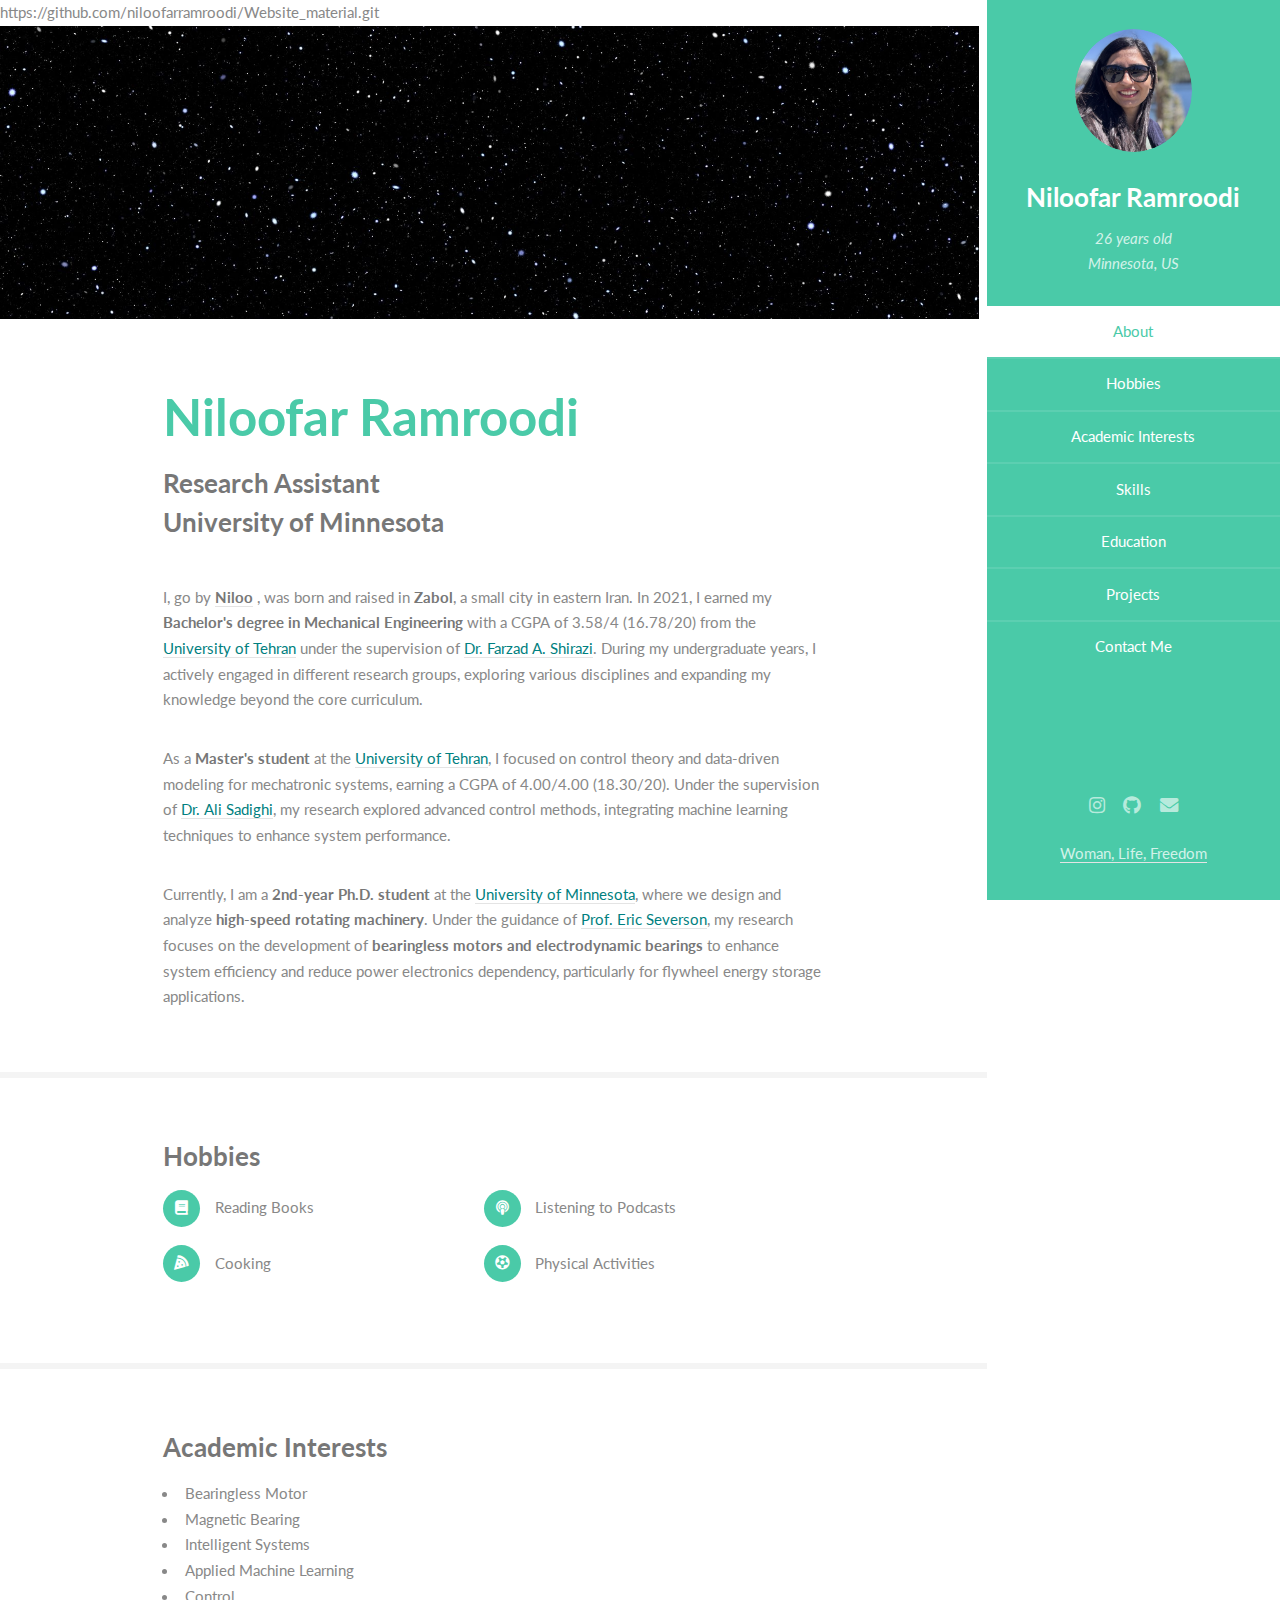
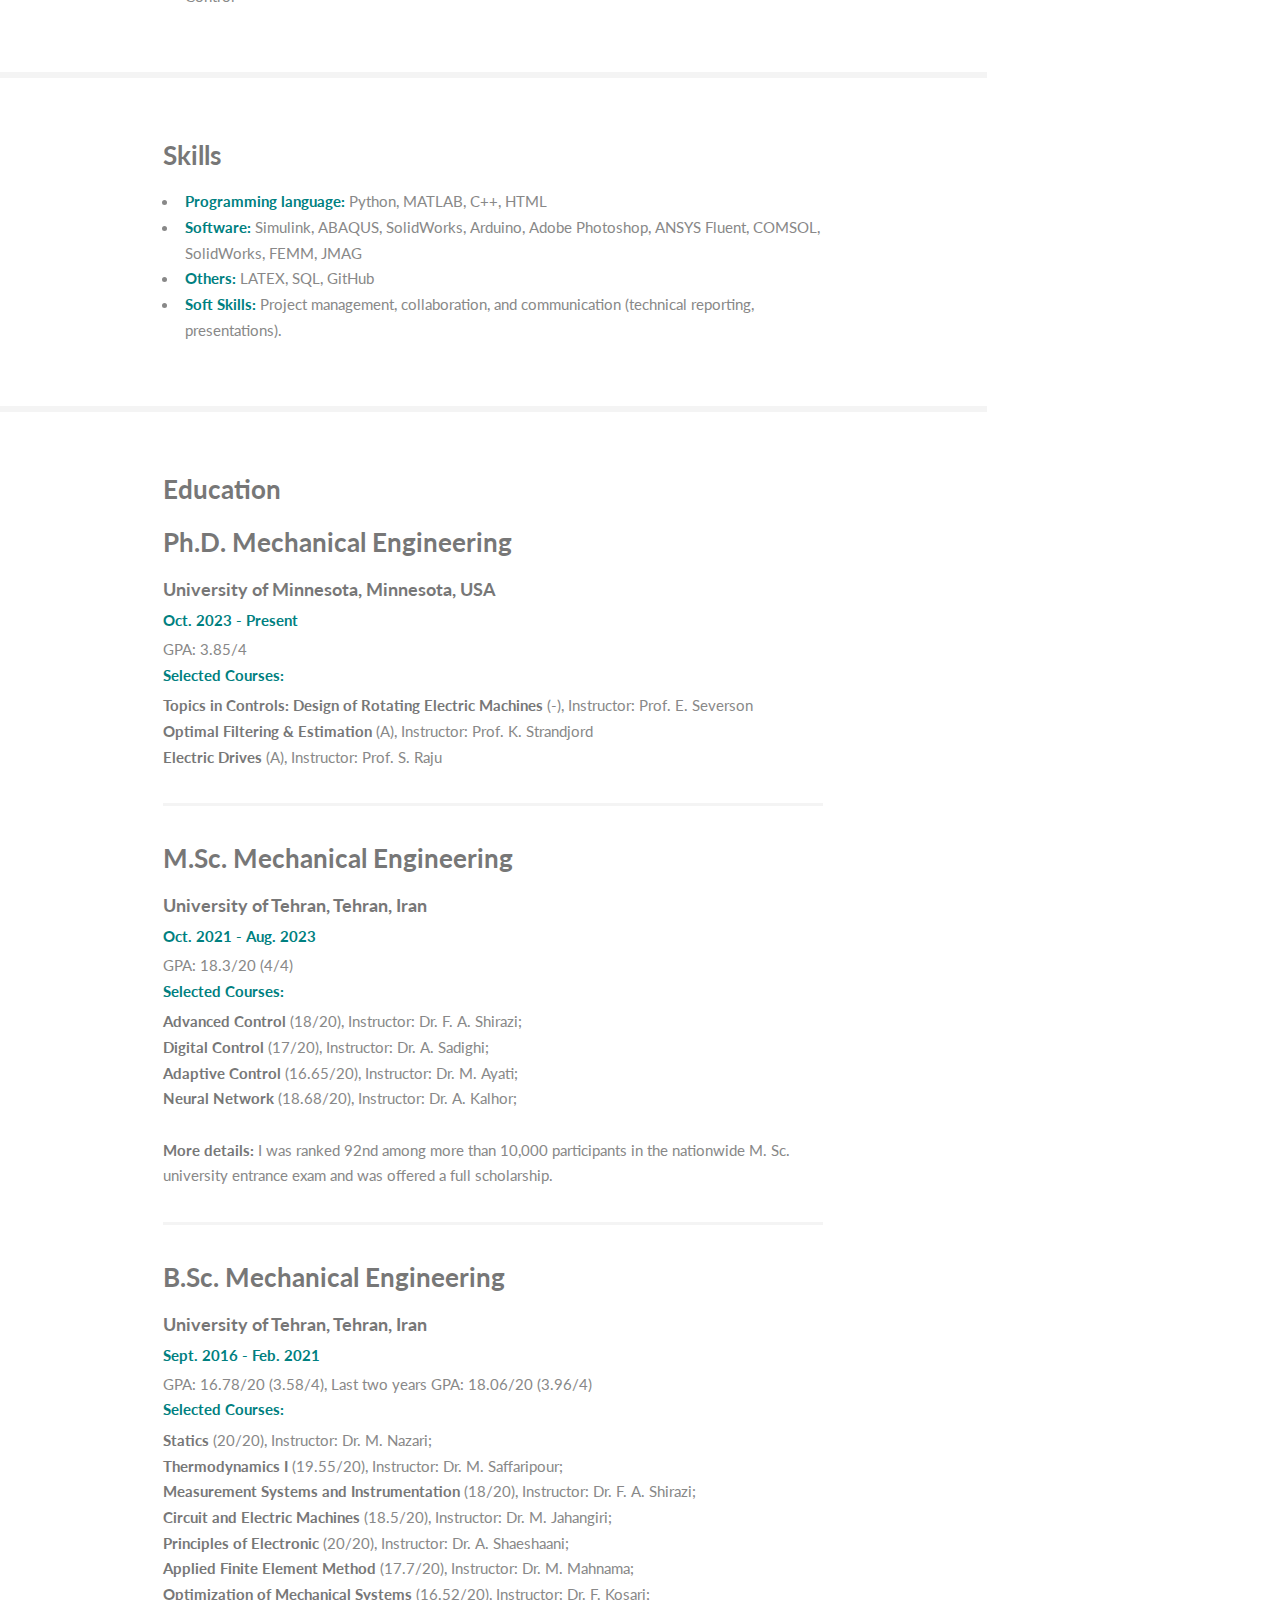
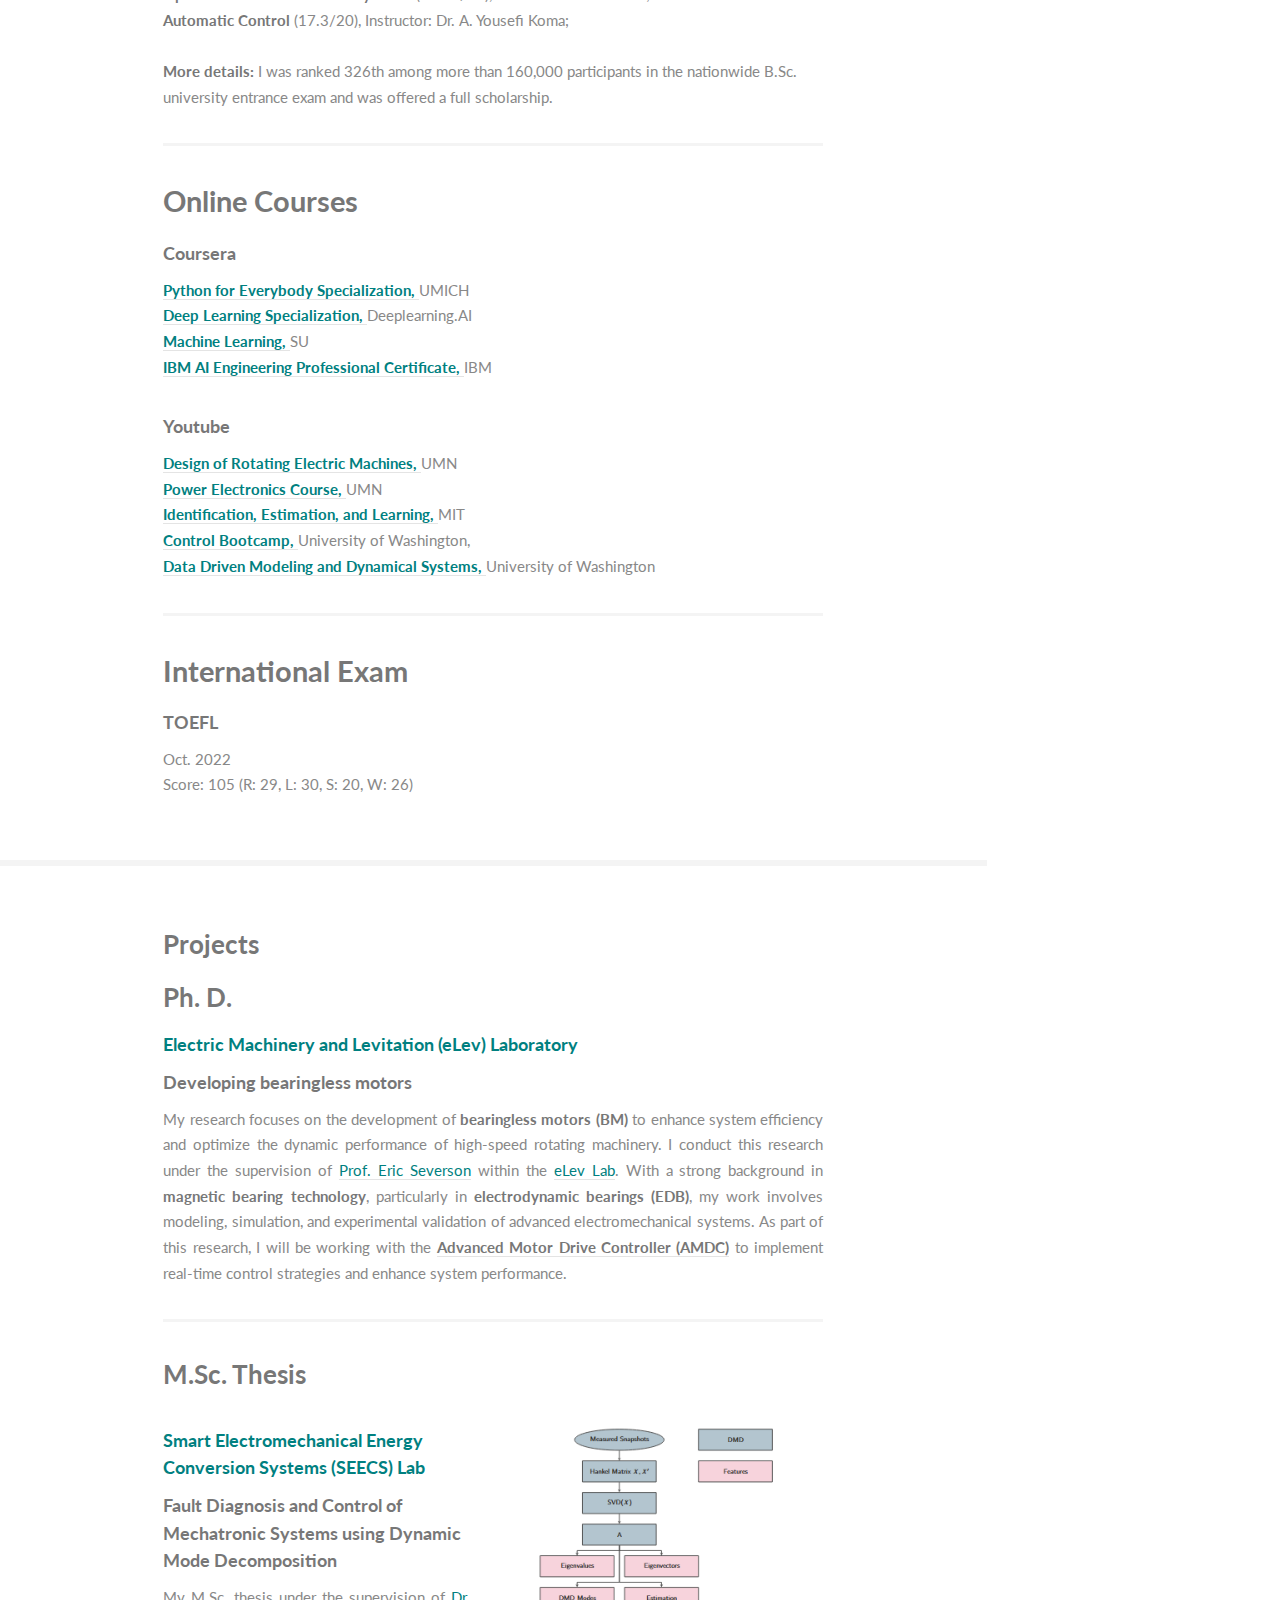
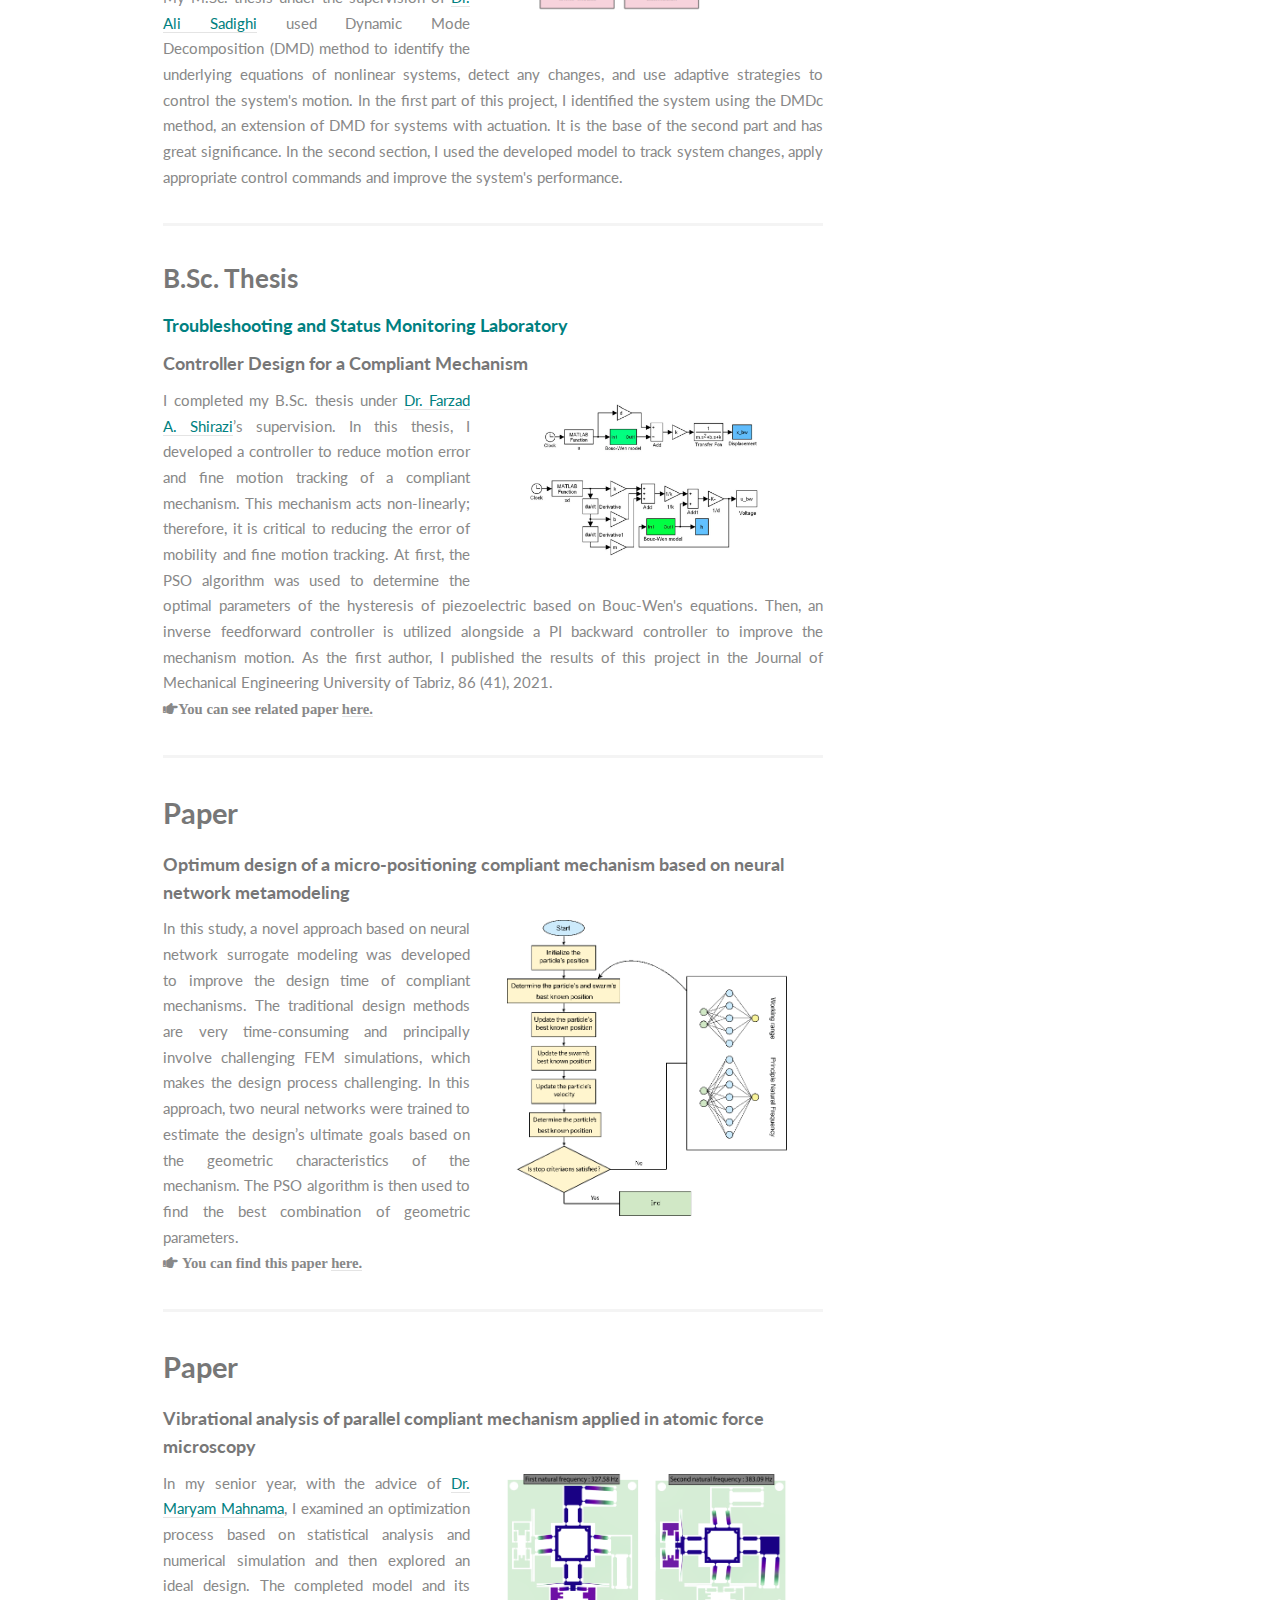
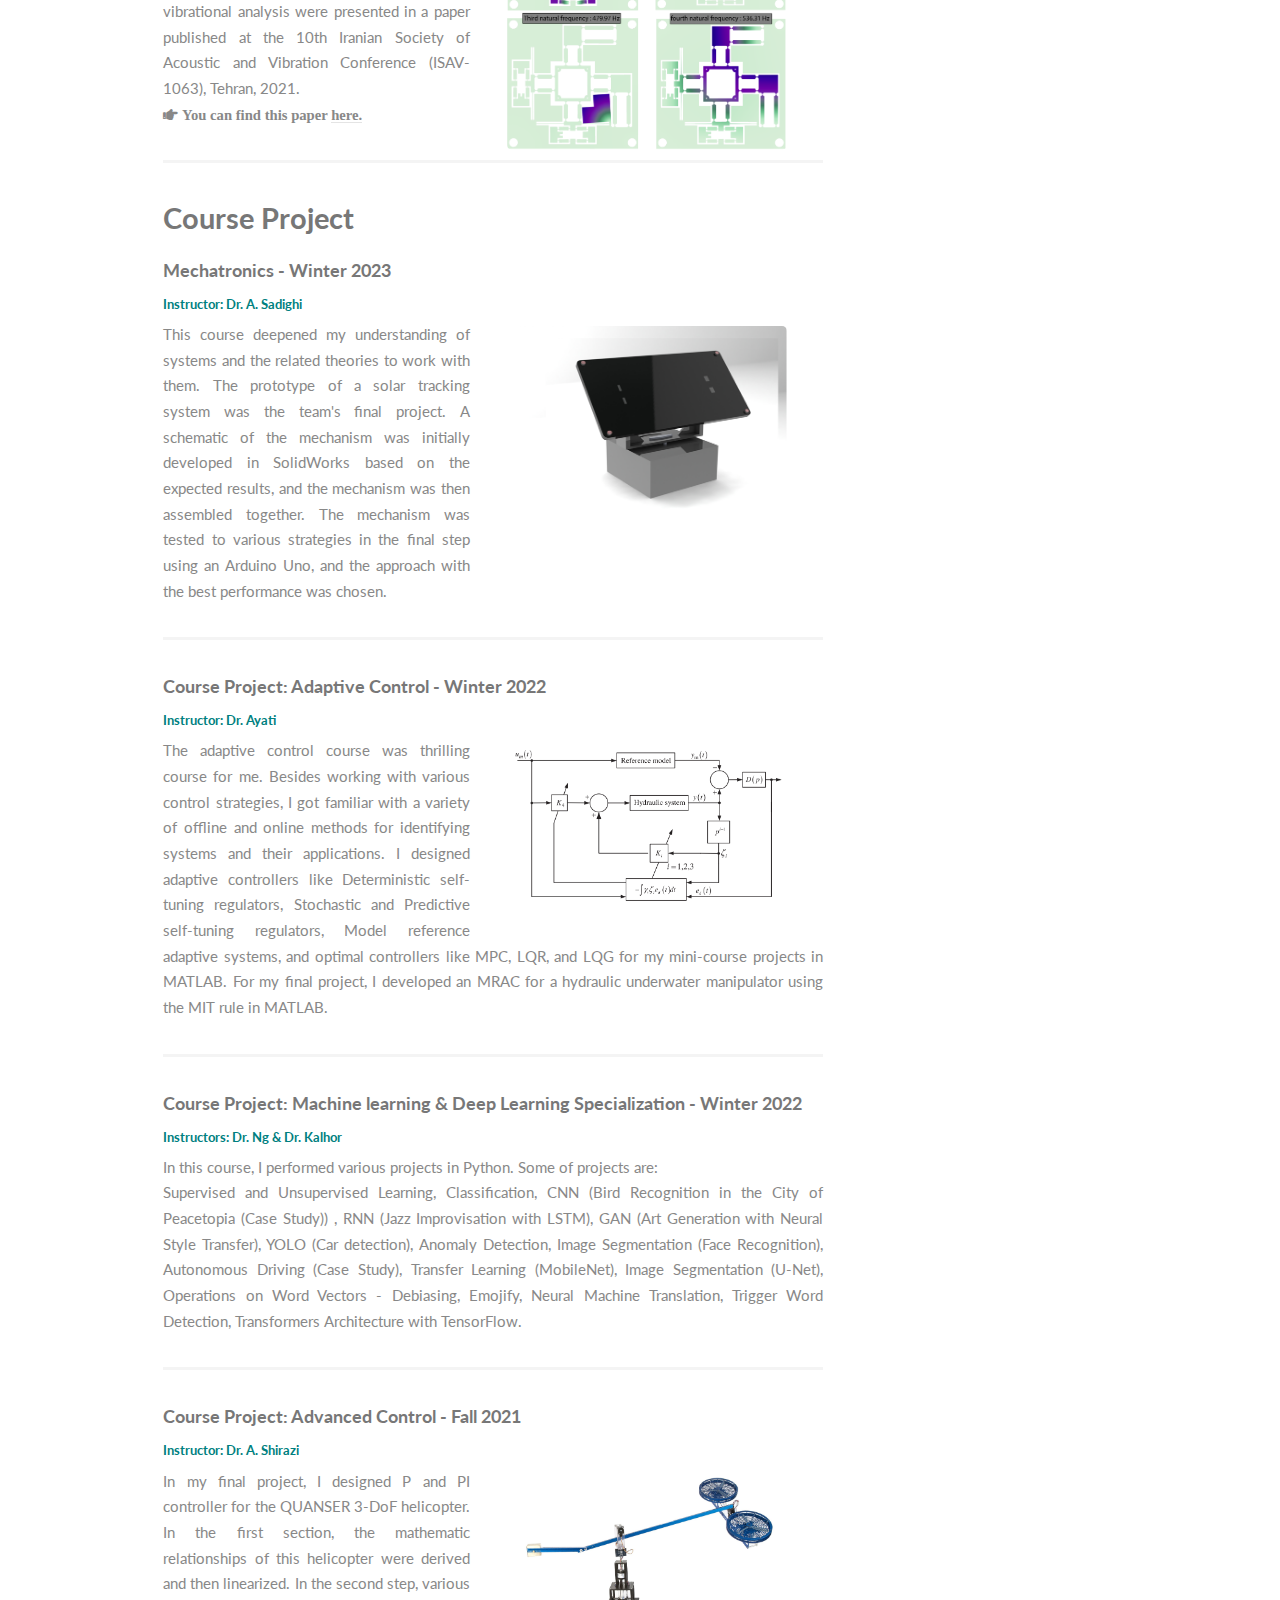
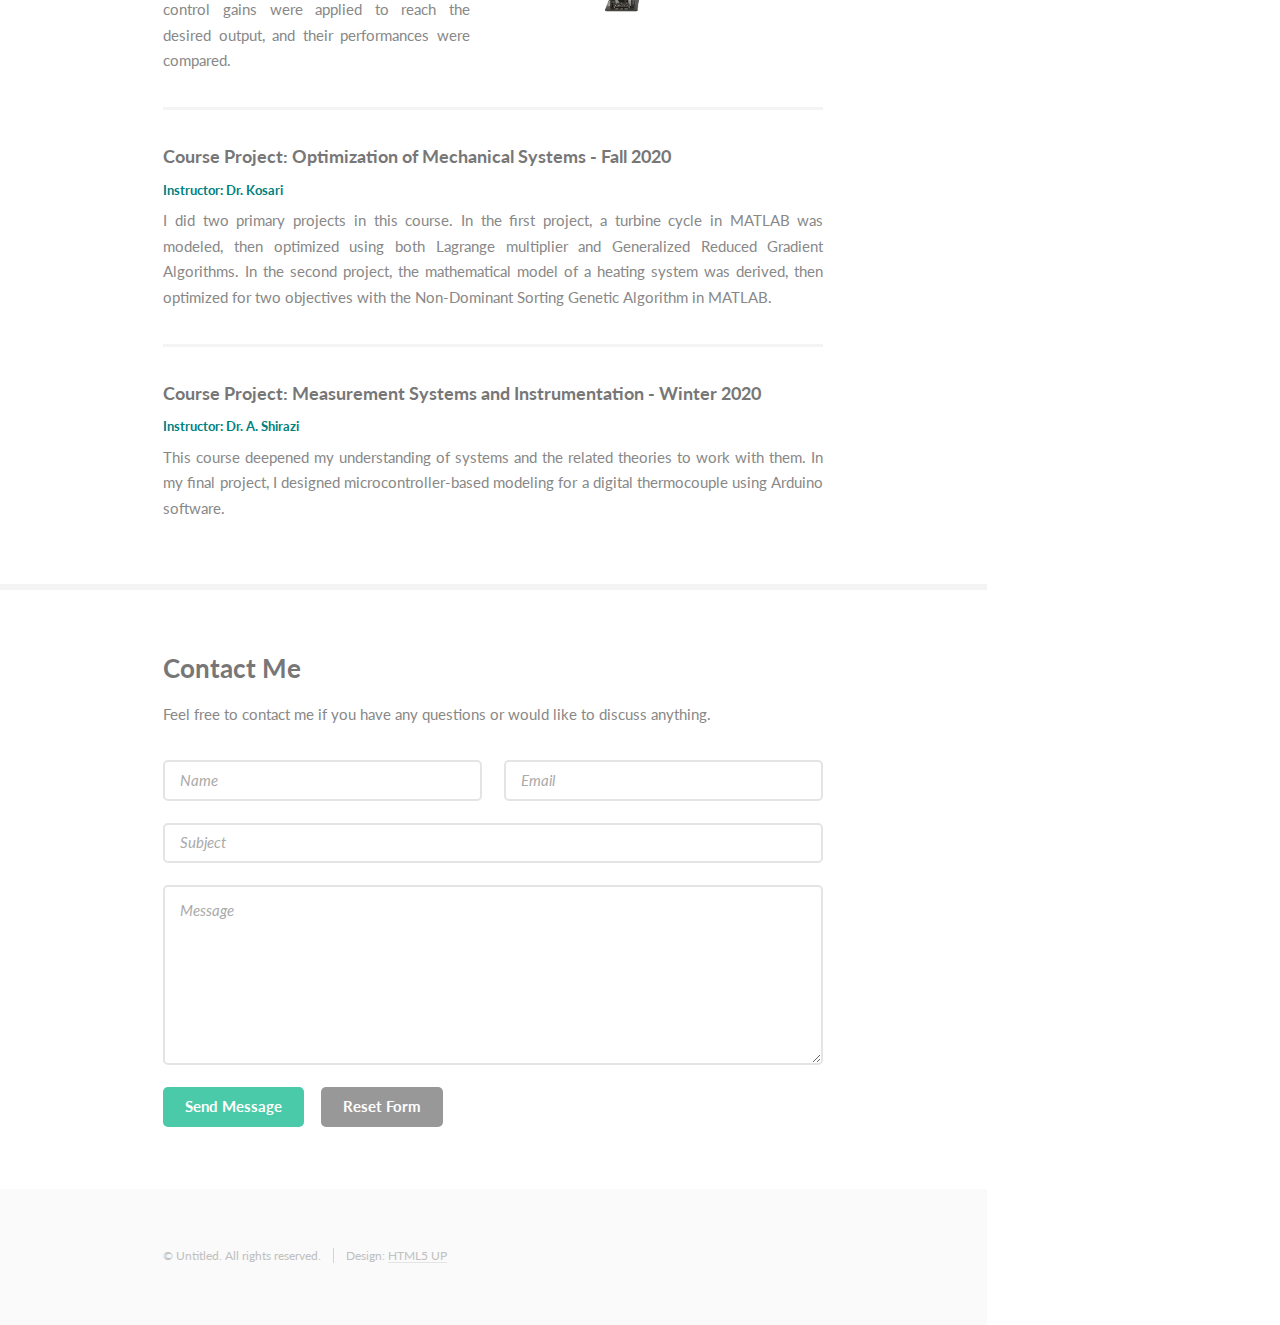
<file: index.html>
<!DOCTYPE HTML>
<!--
	Niloofar's Webpage
	html5up.net | @ajlkn
	Free for personal and commercial use under the CCA 3.0 license (html5up.net/license)
-->
<html>
<head>https://github.com/niloofarramroodi/Website_material.git
	<title>Niloofar's Webpage</title>
	<meta charset="utf-8" />
	<meta name="viewport" content="width=device-width, initial-scale=1, user-scalable=no" />
	<link rel="stylesheet" href="assets/css/main.css" />
</head>
<body class="is-preload">

<!-- Header -->
<section id="header">
<header>
	<span class="image avatar"><img src="https://niloofarramroodi.github.io/Website_material/images/nr2.jpg" alt="" /></span>
	<h1 id="logo"><a href="#">Niloofar Ramroodi</a></h1>
	<p>26 years old<br/> Minnesota, US</p>
</header>
<nav id="nav">
	<ul>
		<li><a href="#one" class="active">About</a></li>
		<li><a href="#two">Hobbies</a></li>
		<li><a href="#list">Academic Interests</a></li>
		<li><a href="#skill">Skills</a></li>
		<li><a href="#three">Education</a></li>
		<li><a href="#four">Projects</a></li>
		<li><a href="#five">Contact Me</a></li>
	</ul>
</nav>
<footer>
	<ul class="icons">
		<li><a href="https://www.instagram.com/r_niluu/" class="icon brands fa-instagram"><span class="label">/Instagram</span></a></li>
		<li><a href="https://github.com/niloofarramroodi" class="icon brands fa-github"><span class="label">Github</span></a></li>
		<li><a href="mailto: niloo.ramroodi@gmail.com" class="icon solid fa-envelope"><span class="label">Email</span></a></li>
	</ul>
</footer>
<p> <a href="https://www.womanlifefreedom.today/">Woman, Life, Freedom</a></p>
</section>

<!-- Wrapper -->
<div id="wrapper">

<!-- Main -->
<div id="main">

<!-- One -->
	<section id="one">
		<div class="image main" data-position="center">
			<img src="images/banner2.jpg" alt="" />
		</div>
		<div class="container">
			<header class="major">
				<h2>Niloofar Ramroodi</h2>
				<p>Research Assistant<br />
				University of Minnesota</p>
			</header>
			<p>
				I, go by <strong> <a href="https://www.howtopronounce.com/niloo" >Niloo</a> </strong>,  was born and raised in <strong>Zabol</strong>, a small city in eastern Iran. In 2021, I earned my 
				<strong>Bachelor's degree in Mechanical Engineering</strong> with a CGPA of 3.58/4 (16.78/20) from the 
				<a href="https://ut.ac.ir/en" style="color:teal;">University of Tehran</a> under the supervision of 
				<a href="https://profile.ut.ac.ir/en/~fshirazi" style="color:teal;">Dr. Farzad A. Shirazi</a>. During my undergraduate years, I actively engaged in different research groups, exploring various disciplines and expanding my knowledge beyond the core curriculum.
			</p>
			
			<p>
				As a <strong>Master's student</strong> at the 
				<a href="https://ut.ac.ir/en" style="color:teal;">University of Tehran</a>, I focused on control theory and data-driven modeling for mechatronic systems, earning a CGPA of 4.00/4.00 (18.30/20). Under the supervision of 
				<a href="https://profile.ut.ac.ir/en/~asadighi" style="color:teal;">Dr. Ali Sadighi</a>, my research explored advanced control methods, integrating machine learning techniques to enhance system performance.
			</p>
			
			<p>
				Currently, I am a <strong>2nd-year Ph.D. student</strong> at the 
				<a href="https://cse.umn.edu/me" style="color:teal;">University of Minnesota</a>, where we design and analyze <strong>high-speed rotating machinery</strong>. Under the guidance of 
				<a href="https://cse.umn.edu/me/eric-severson" style="color:teal;">Prof. Eric Severson</a>, my research focuses on the development of <strong>bearingless motors and electrodynamic bearings</strong> to enhance system efficiency and reduce power electronics dependency, particularly for flywheel energy storage applications.
			</p>
		</div>
	</section>
<!-- Two -->
	<section id="two">
		<div class="container">
			<h3>Hobbies</h3>
			<ul class="feature-icons">
				<li class="icon solid fa-book">Reading Books</li>
				<li class="icon solid fa-podcast">Listening to Podcasts</li>
				<li class="icon solid fa-pizza-slice">Cooking</li>
				<li class="icon solid fa-futbol">Physical Activities</li>
			</ul>
		</div>
	</section>
<!--list-->
	<section id="list">
		<div class="container">
			<h3>Academic Interests</h3>
			<ul class="list">
				<li>Bearingless Motor</li>				
				<li>Magnetic Bearing</li>
				<li>Intelligent Systems</li>
				<li>Applied Machine Learning</li>
				<li>Control</li>
			</ul>
		</div>
	</section>
<!--Skills-->
	<section id="skill">
		<div class="container">
			<h3>Skills</h3>
			<ul class="list">
				<li><b style="color:teal"> Programming language:</b> Python, MATLAB, C++, HTML </li>
				<li><b style="color:teal"> Software:</b> Simulink, ABAQUS, SolidWorks, Arduino, Adobe Photoshop, ANSYS Fluent, COMSOL, SolidWorks, FEMM, JMAG </li>
				<li><b style="color:teal"> Others:</b> LATEX, SQL, GitHub</li>		
				<li>
					<b style="color:teal;">Soft Skills:</b> Project management, collaboration, and communication (technical reporting, presentations).
				</li>
			</ul>
		</div>
	</section>
<!-- Three -->
	<section id="three">
		<div class="container">
			<h3>Education</h3>
			<div class="features">
				<article>
					<h3>Ph.D. Mechanical Engineering</h3>
					<h4>University of Minnesota, Minnesota, USA</h4>
					<h1 style="color:teal"> Oct. 2023 - Present </h1>
					<p style="text-align: justify; margin-bottom: 5px;">GPA: 3.85/4 <br />
					<b style="color:teal;">Selected Courses:</b></p>
					<p> <b> Topics in Controls: Design of Rotating Electric Machines </b> (-), Instructor: Prof. E. Severson  <br /> 
						<b>Optimal Filtering & Estimation</b> (A), Instructor: Prof. K. Strandjord  <br /> 
						<b> Electric Drives</b> (A), Instructor: Prof. S. Raju <br />	 </p>
				</article>
								<article>
					<h3>M.Sc. Mechanical Engineering</h3>
					<h4>University of Tehran, Tehran, Iran</h4>
					<h1 style="color:teal"> Oct. 2021 - Aug. 2023 </h1>
					<p style="text-align: justify;margin-bottom: 5px;">GPA: 18.3/20 (4/4) <br />
					<b style="color:teal">Selected Courses:</b></p>
					<p>  <b>Advanced Control</b> (18/20), Instructor: Dr. F. A. Shirazi;<br /> <b>Digital Control</b> (17/20), Instructor: Dr. A. Sadighi;<br /> <b>Adaptive Control</b> (16.65/20), Instructor: Dr. M. Ayati;<br /> <b>Neural Network</b> (18.68/20), Instructor: Dr. A. Kalhor; <br /><br/>
					<b>More details:</b> I was ranked 92nd among more than 10,000 participants in the nationwide M. Sc. university entrance exam and was offered a full scholarship. </p>
				</article>
				<article>
				<h3>B.Sc. Mechanical Engineering</h3>
				<h4>University of Tehran, Tehran, Iran</h4>
				<h1 style="color:teal">  Sept. 2016 - Feb. 2021 </h1>
				<p style="text-align: justify;margin-bottom: 5px;">GPA: 16.78/20 (3.58/4), Last two years GPA: 18.06/20 (3.96/4)<br />
				<b style="color:teal">Selected Courses:</b></p>
				<p> <b>Statics</b> (20/20), Instructor: Dr. M. Nazari;<br /> <b>Thermodynamics I</b> (19.55/20), Instructor: Dr. M. Saffaripour;<br /> <b>Measurement Systems and Instrumentation</b> (18/20), Instructor: Dr. F. A. Shirazi;<br />
				<b>Circuit and Electric Machines</b> (18.5/20), Instructor: Dr. M. Jahangiri;<br /> <b>Principles of Electronic</b> (20/20), Instructor: Dr. A. Shaeshaani;<br /> <b>Applied Finite Element Method</b> (17.7/20), Instructor: Dr. M. Mahnama;<br /> <b>Optimization of Mechanical Systems</b> (16.52/20), Instructor: Dr. F. Kosari;<br />
				<b>Automatic Control</b> (17.3/20), Instructor: Dr. A. Yousefi Koma;  <br /><br/>
				<b>More details:</b> I was ranked 326th among more than 160,000 participants in the nationwide B.Sc. university entrance exam and was offered a full scholarship.</p>
			</article>
			<article>
				<h2>Online Courses</h2>
				<h4>Coursera</h4>
				<p> <a href="https://www.coursera.org/specializations/python"> <b   style="color:teal;">Python for Everybody Specialization, </b></a> UMICH <br /> 
						<a href="https://www.coursera.org/specializations/deep-learning"> <b   style="color:teal;"> Deep Learning Specialization, </b></a> Deeplearning.AI <br />
						<a href="https://www.coursera.org/learn/machine-learning"> <b  style="color:teal;"> Machine Learning, </b></a> SU <br />
						<a href="https://www.coursera.org/professional-certificates/ai-engineer"> <b  style="color:teal;"> IBM AI Engineering Professional Certificate, </b></a> IBM 	 </p>
				<h4>Youtube</h4>
				<p> <a href="https://www.youtube.com/playlist?list=PLOsHXWYsyqDUraHJP_uUDSjMLPFoJtz4q"> <b  style="color:teal;">Design of Rotating Electric Machines, </b></a> UMN <br />
					<a href="https://www.youtube.com/playlist?list=PLOsHXWYsyqDV_Ig93h55ZLheLviofCyw4"> <b  style="color:teal;">Power Electronics Course, </b></a> UMN <br />
					<a href="http://darbelofflab.mit.edu/"> <b  style="color:teal;">Identification, Estimation, and Learning, </b></a> MIT <br />
					<a href="https://www.youtube.com/playlist?list=PLMrJAkhIeNNR20Mz-VpzgfQs5zrYi085m"> <b  style="color:teal;"> Control Bootcamp, </b></a> University of Washington, <br />
					<a href="https://www.youtube.com/watch?v=Kap3TZwAsv0&list=PLMrJAkhIeNNR6DzT17-MM1GHLkuYVjhyt"> <b  style="color:teal;"> Data Driven Modeling and Dynamical Systems, </b></a> University of Washington

					</p>
			</article>
			<article>
				<h2>International Exam</h2>
				<h4>TOEFL</h4>
				<p>Oct. 2022 <br />
				Score: 105 (R: 29, L: 30, S: 20, W: 26)</p>
			</article>
		</div>
	</div>
</section>

<!-- Four -->
<section id="four">
	<div class="container">
		<h3>Projects</h3>
		<div class="features">
			<article>
				<h3>Ph. D.</h3>
				<h4 style="color:teal;"> Electric Machinery and Levitation (eLev) Laboratory</h4>
				<h4>Developing bearingless motors</h4>
				<p style="text-align: justify;">
					My research focuses on the development of <strong>bearingless motors (BM)</strong> to enhance system efficiency and optimize the dynamic performance of high-speed rotating machinery. I conduct this research under the supervision of 
					<a href="https://cse.umn.edu/me/eric-severson" style="color:teal;">Prof. Eric Severson</a> within the 
					<a href="https://elev.umn.edu/home" style="color:teal;">eLev Lab</a>.
					With a strong background in <strong>magnetic bearing technology</strong>, particularly in 
					<strong>electrodynamic bearings (EDB)</strong>, my work involves modeling, simulation, and experimental validation of advanced electromechanical systems. As part of this research, I will be working with the 
					<strong><a href="https://docs.amdc.dev/">Advanced Motor Drive Controller (AMDC)</a></strong> to implement real-time control strategies and enhance system performance.
				</p>
		</article>
			<article>
					<h3>M.Sc. Thesis</h3>
					<p style="text-align: justify;"><span class="image right"><img src="images/DMDc.png" alt="" /></span> <h4 style="color:teal;"> Smart Electromechanical Energy Conversion Systems (SEECS) Lab</h4>
					<h4>Fault Diagnosis and Control of Mechatronic Systems using Dynamic Mode Decomposition</h4>
					<p style="text-align: justify;">
					My M.Sc. thesis under the supervision of <a href="https://profile.ut.ac.ir/en/~asadighi" style="color:teal;">Dr. Ali Sadighi</a> used Dynamic Mode Decomposition (DMD) method to identify the underlying equations of nonlinear systems, detect any changes, and use adaptive strategies to control the system's motion.
					In the first part of this project, I identified the system using the DMDc method, an extension of DMD for systems with actuation. It is the base of the second part and has great significance. In the second section, I used the developed model to track system changes, apply appropriate control commands and improve the system's performance.
					</p>
			</article>
			<article>
					<h3>B.Sc. Thesis</h3>
					<h4 style="color:teal;">Troubleshooting and Status Monitoring Laboratory</h4>
					<h4>Controller Design for a Compliant Mechanism</h4>
					<p style="text-align: justify;"><span class="image right"><img src="images/cont1.png" alt="" /></span>
					I completed my B.Sc. thesis under <a href="https://profile.ut.ac.ir/en/~fshirazi" style="color:teal;">Dr. Farzad A. Shirazi</a>’s supervision. In this thesis, I developed a controller to reduce motion error and fine motion tracking of a compliant mechanism. 
					This mechanism acts non-linearly; therefore, it is critical to reducing the error of mobility and fine motion tracking. At first, the PSO algorithm was used to determine the optimal parameters of the hysteresis of piezoelectric based on Bouc-Wen's equations. Then, an inverse feedforward controller is utilized alongside a PI backward controller to improve the mechanism motion. 
					As the first author, I published the results of this project in the Journal of Mechanical Engineering University of Tabriz, 86 (41), 2021. <br />
				<i class='fas fa-hand-point-right'>You can see related paper 
				<a href="https://tumechj.tabrizu.ac.ir/article_15028.html">here.</a></i></p>
			</article>
			<article>
				<h2>Paper</h2>
					<h4>Optimum design of a micro-positioning compliant mechanism based on neural network metamodeling</h4>
					<p style="text-align: justify;"><span class="image right"><img src="images/nn1.png" alt="" /></span>
					In this study, a novel approach based on neural network surrogate
					modeling was developed to improve the design time of compliant mechanisms. The traditional design methods are very time-consuming and principally involve challenging FEM
					simulations, which makes the design process challenging. In this approach, two neural networks
					were trained to estimate the design’s ultimate goals based on the geometric characteristics of
					the mechanism. The PSO algorithm is then used to find the best combination of geometric
					parameters. <br /> <i class='fas fa-hand-point-right'> You can find this paper <a href="https://jcamech.ut.ac.ir/article_91015.html">here.</a></i></p>
			</article>
			<article>
				<h2>Paper</h2>
				<h4>Vibrational analysis of parallel compliant mechanism applied in atomic force microscopy</h4>
				<p style="text-align: justify;"><span class="image right"><img src="images/Untitled2.png" alt="" /></span>
				In my senior year, with the advice of <a href="https://profile.ut.ac.ir/en/~m.mahnama" style="color:teal;">Dr. Maryam Mahnama</a>, I examined an optimization process based on statistical analysis and numerical simulation and then explored an ideal design.
				The completed model and its vibrational analysis were presented in a paper published at the 10th
				Iranian Society of Acoustic and Vibration Conference (ISAV-1063), Tehran, 2021.<br />
				<i class='fas fa-hand-point-right'> You can find this paper <a href="https://civilica.com/doc/1163364/">here.</a></i></p>
			</article>
			
			<article>
				<h2>Course Project</h2> <h4>Mechatronics - Winter 2023</h4> 
				<h5 style="color:teal;">Instructor: Dr. A. Sadighi</h5>
					<p style="text-align: justify;"><span class="image right"><img src="images/mechat.png" alt="" /></span>This course deepened my understanding of systems and the related theories to work with them. 
					The prototype of a solar tracking system was the team's final project. A schematic of the mechanism was initially developed in SolidWorks based on the expected results, and the mechanism was then assembled together. The mechanism was tested to various strategies in the final step using an Arduino Uno, and the approach with the best performance was chosen.</p>
			</article>
			<article>
				<h4>Course Project: Adaptive Control - Winter 2022</h4>
				<h5 style="color:teal;">Instructor: Dr. Ayati</h5>
					<p style="text-align: justify;"><span class="image right"><img src="images/pr25.png" alt="" /></span> The adaptive control course was thrilling course for me. Besides working with various control strategies, I got familiar with a variety of offline and online methods for identifying systems and their applications. I designed adaptive controllers like Deterministic self-tuning regulators, Stochastic and Predictive self-tuning regulators,
						Model reference adaptive systems, and optimal controllers like MPC, LQR, and LQG for my mini-course projects in MATLAB. For my final project, I developed an MRAC for a hydraulic underwater manipulator using the MIT rule in MATLAB.</p>
			</article>
			<article>
				<h4>Course Project: Machine learning & Deep Learning Specialization - Winter 2022</h4>
				<h5 style="color:teal;">Instructors: Dr. Ng & Dr. Kalhor</h5>
					<p style="text-align: justify;"> In this course, I performed various projects in Python. Some of projects are: <br /> 
					Supervised and Unsupervised Learning, Classification, CNN (Bird Recognition in the City of Peacetopia (Case Study)) , RNN (Jazz Improvisation with LSTM), GAN (Art Generation with Neural Style Transfer), YOLO (Car detection),
					Anomaly Detection, Image Segmentation (Face Recognition), Autonomous Driving (Case Study), Transfer Learning (MobileNet), Image Segmentation (U-Net), Operations on Word Vectors - Debiasing, Emojify, Neural Machine Translation, Trigger Word Detection, Transformers Architecture with TensorFlow.</p>
			</article>
			<article>
				<h4>Course Project: Advanced Control - Fall 2021</h4> 
				<h5 style="color:teal;">Instructor: Dr. A. Shirazi</h5>
				<p style="text-align: justify;"><span class="image right"><img src="images/hel.png" alt="" /></span> In my final project, I designed P and PI controller for the QUANSER 3-DoF helicopter. In the first section, the mathematic relationships of this helicopter were derived and then linearized. In the second step, various control gains were applied to reach the desired output, and their performances were compared.</p>
			</article>
			<article>
				<h4>Course Project: Optimization of Mechanical Systems - Fall 2020</h4>
				<h5 style="color:teal;">Instructor: Dr. Kosari</h5>
				<p style="text-align: justify;">I did two primary projects in this course. In the first project, a turbine cycle in MATLAB was modeled, then optimized using both Lagrange multiplier and Generalized Reduced Gradient Algorithms. In the second project, the mathematical model of a heating system was derived, then optimized for two objectives with the Non-Dominant Sorting Genetic Algorithm in MATLAB.</p>
			</article>
			<article>
				<h4>Course Project: Measurement Systems and Instrumentation - Winter 2020</h4> 
				<h5 style="color:teal;">Instructor: Dr. A. Shirazi</h5>
					<p style="text-align: justify;">This course deepened my understanding of systems and the related theories to work with them. 
					In my final project, I designed microcontroller-based modeling for a digital thermocouple using Arduino software.</p>
			</article>
	</div>
</section>

<!-- Five -->
<section id="five">
	<div class="container">
		<h3>Contact Me</h3>
		<p> Feel free to contact me if you have any questions or would like to discuss anything.</p>
		<form method="post" action="https://formspree.io/f/mgebwqoy">
			<div class="row gtr-uniform">
				<div class="col-6 col-12-xsmall"><input type="text" name="name" id="name" placeholder="Name" /></div>
				<div class="col-6 col-12-xsmall"><input type="email" name="email" id="email" placeholder="Email" /></div>
				<div class="col-12"><input type="text" name="subject" id="subject" placeholder="Subject" /></div>
				<div class="col-12"><textarea name="message" id="message" placeholder="Message" rows="6"></textarea></div>
				<div class="col-12">
					<ul class="actions">
						<li><input type="submit" class="primary" value="Send Message" /></li>
						<li><input type="reset" value="Reset Form" /></li>
					</ul>
				</div>
			</div>
		</form>
	</div>
</section>

					</div>

				<!-- Footer -->
					<section id="footer">
						<div class="container">
							<ul class="copyright">
								<li>&copy; Untitled. All rights reserved.</li><li>Design: <a href="http://html5up.net">HTML5 UP</a></li>
							</ul>
						</div>
					</section>

			</div>

		<!-- Scripts -->
			<script src="assets/js/jquery.min.js"></script>
			<script src="assets/js/jquery.scrollex.min.js"></script>
			<script src="assets/js/jquery.scrolly.min.js"></script>
			<script src="assets/js/browser.min.js"></script>
			<script src="assets/js/breakpoints.min.js"></script>
			<script src="assets/js/util.js"></script>
			<script src="assets/js/main.js"></script>

	</body>
</html>
</file>
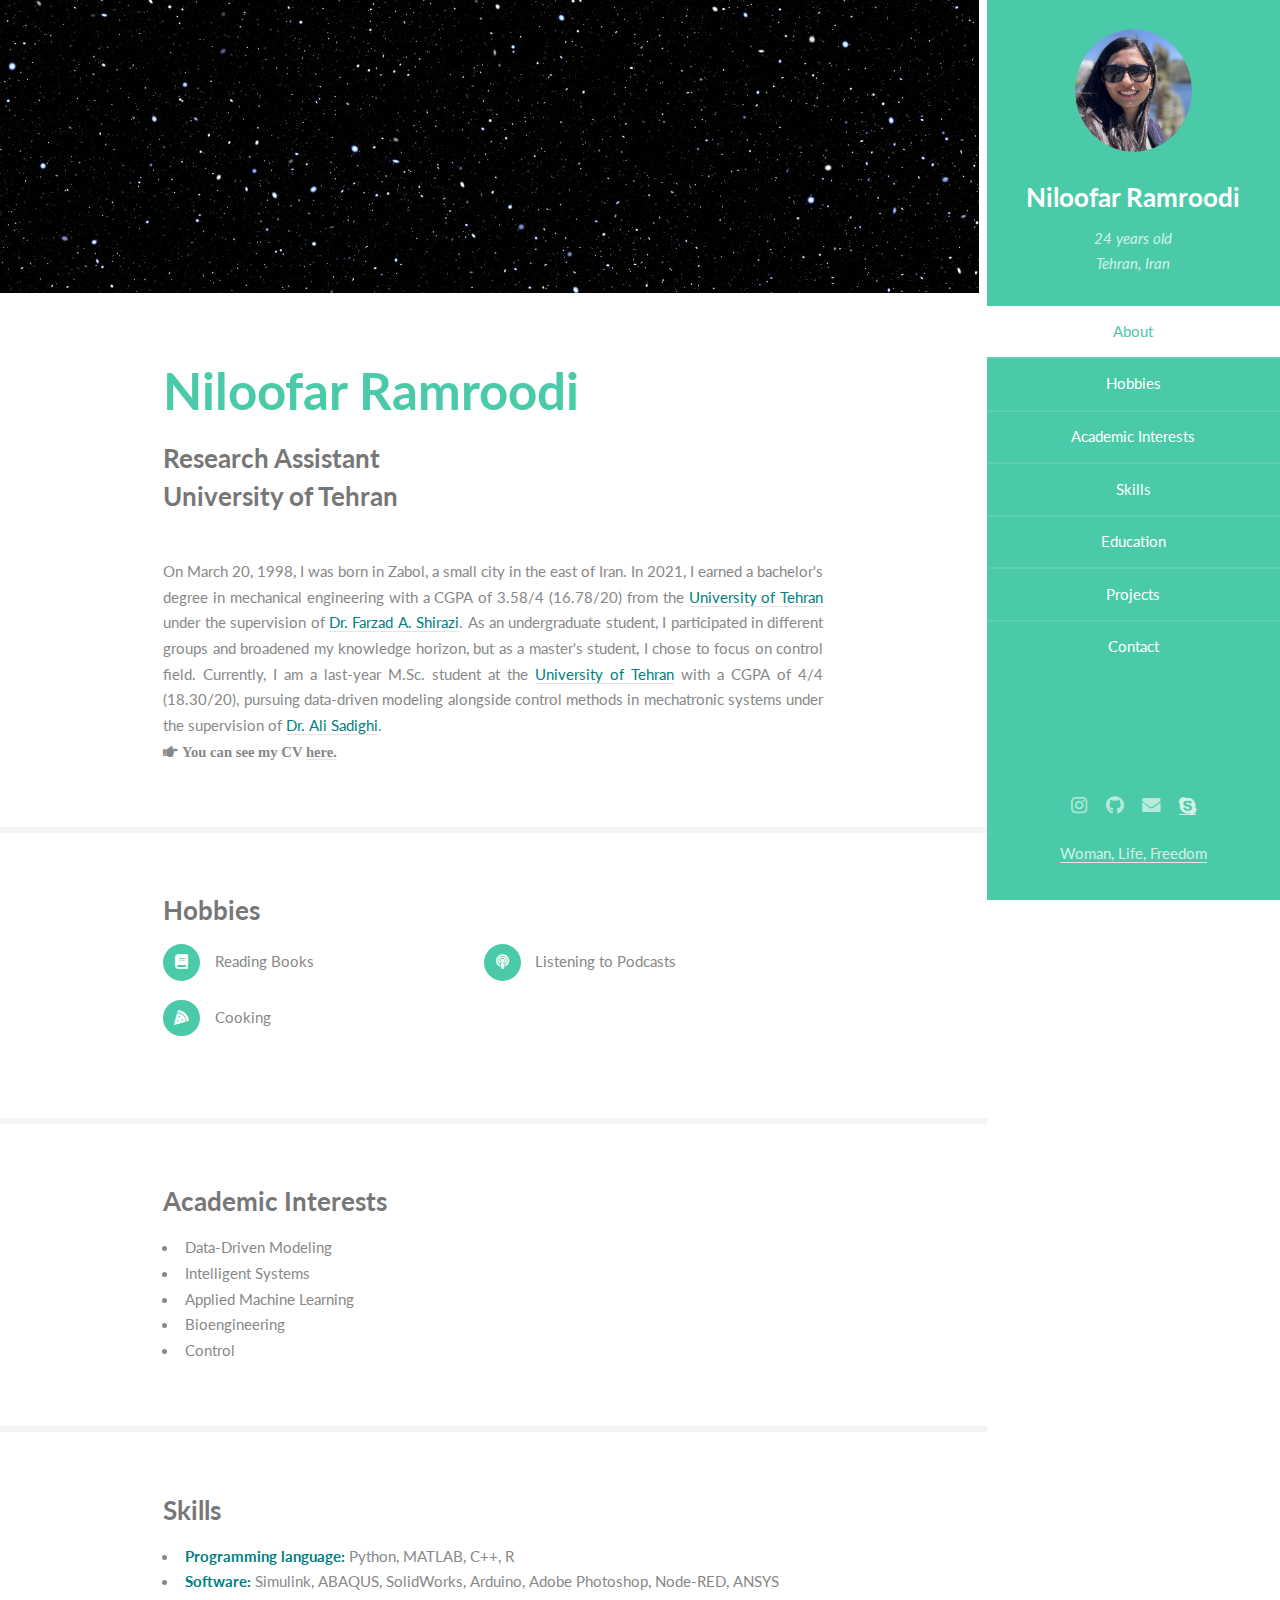
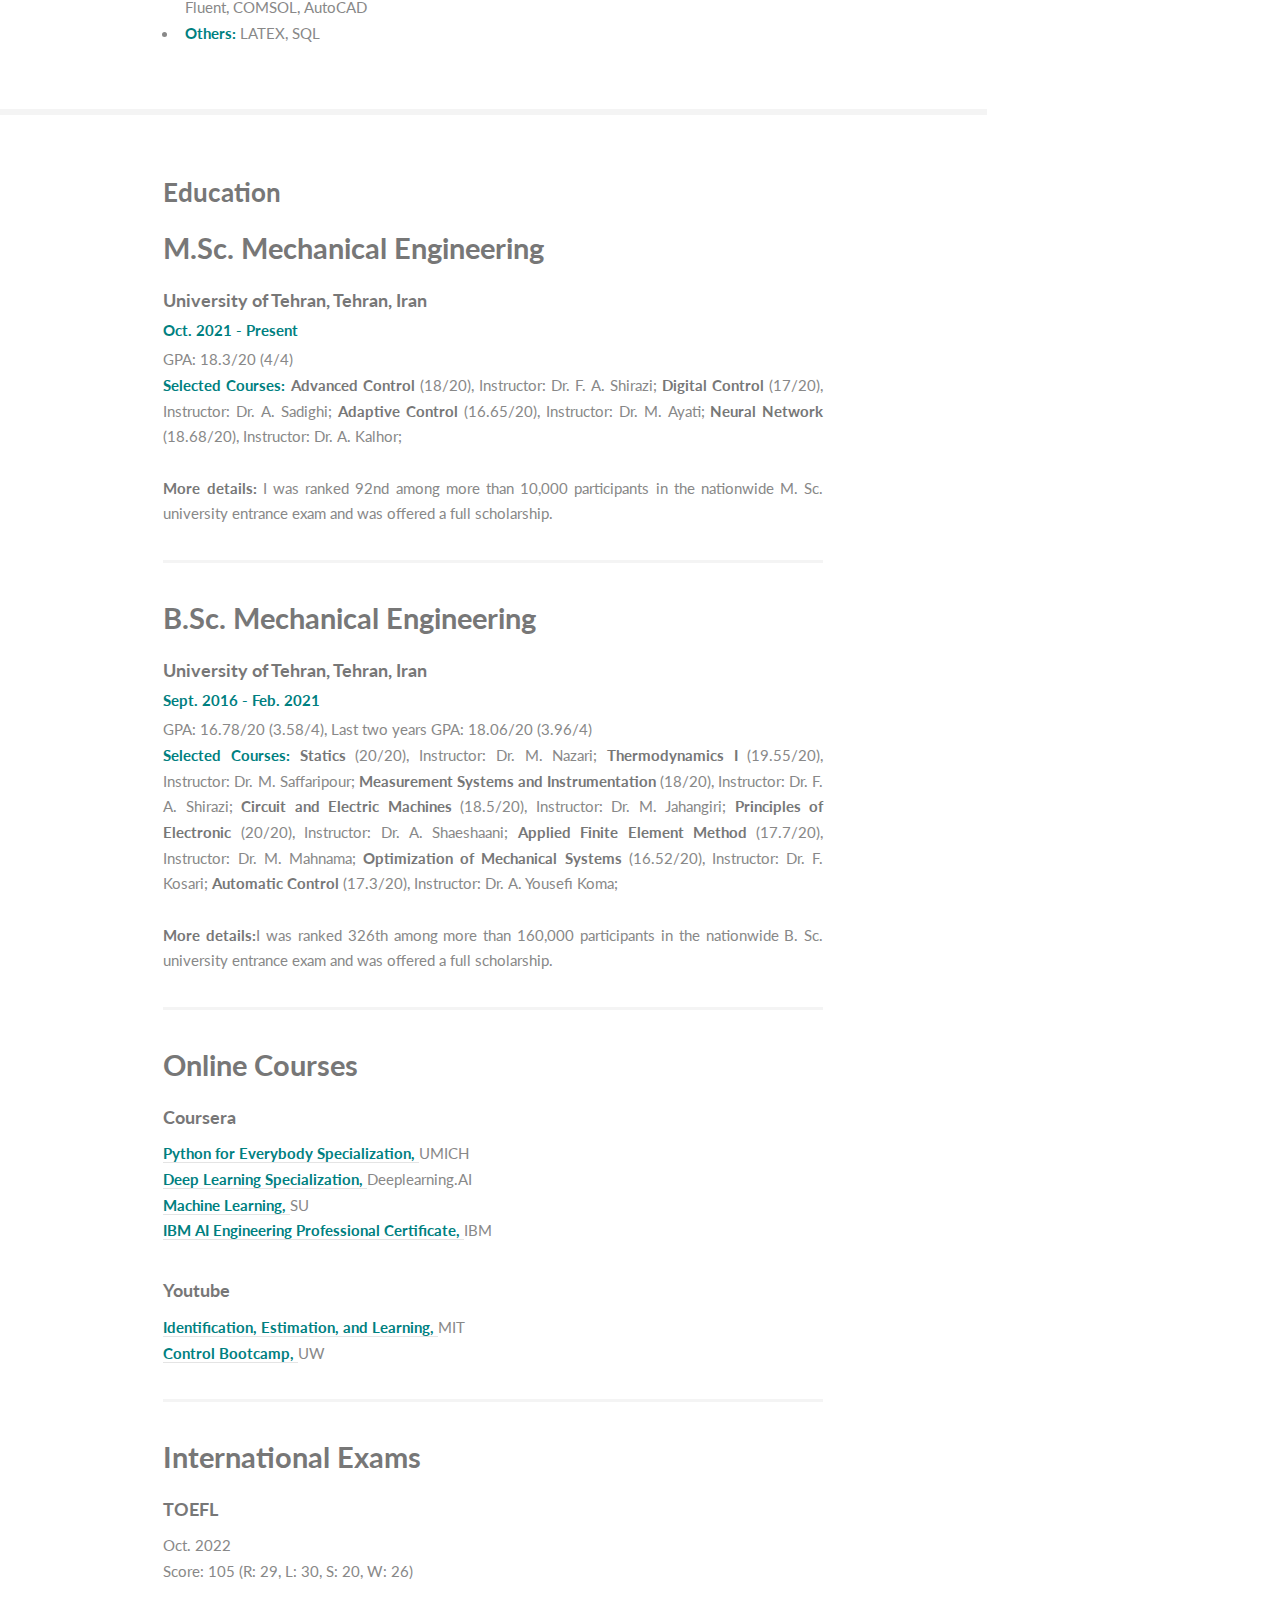
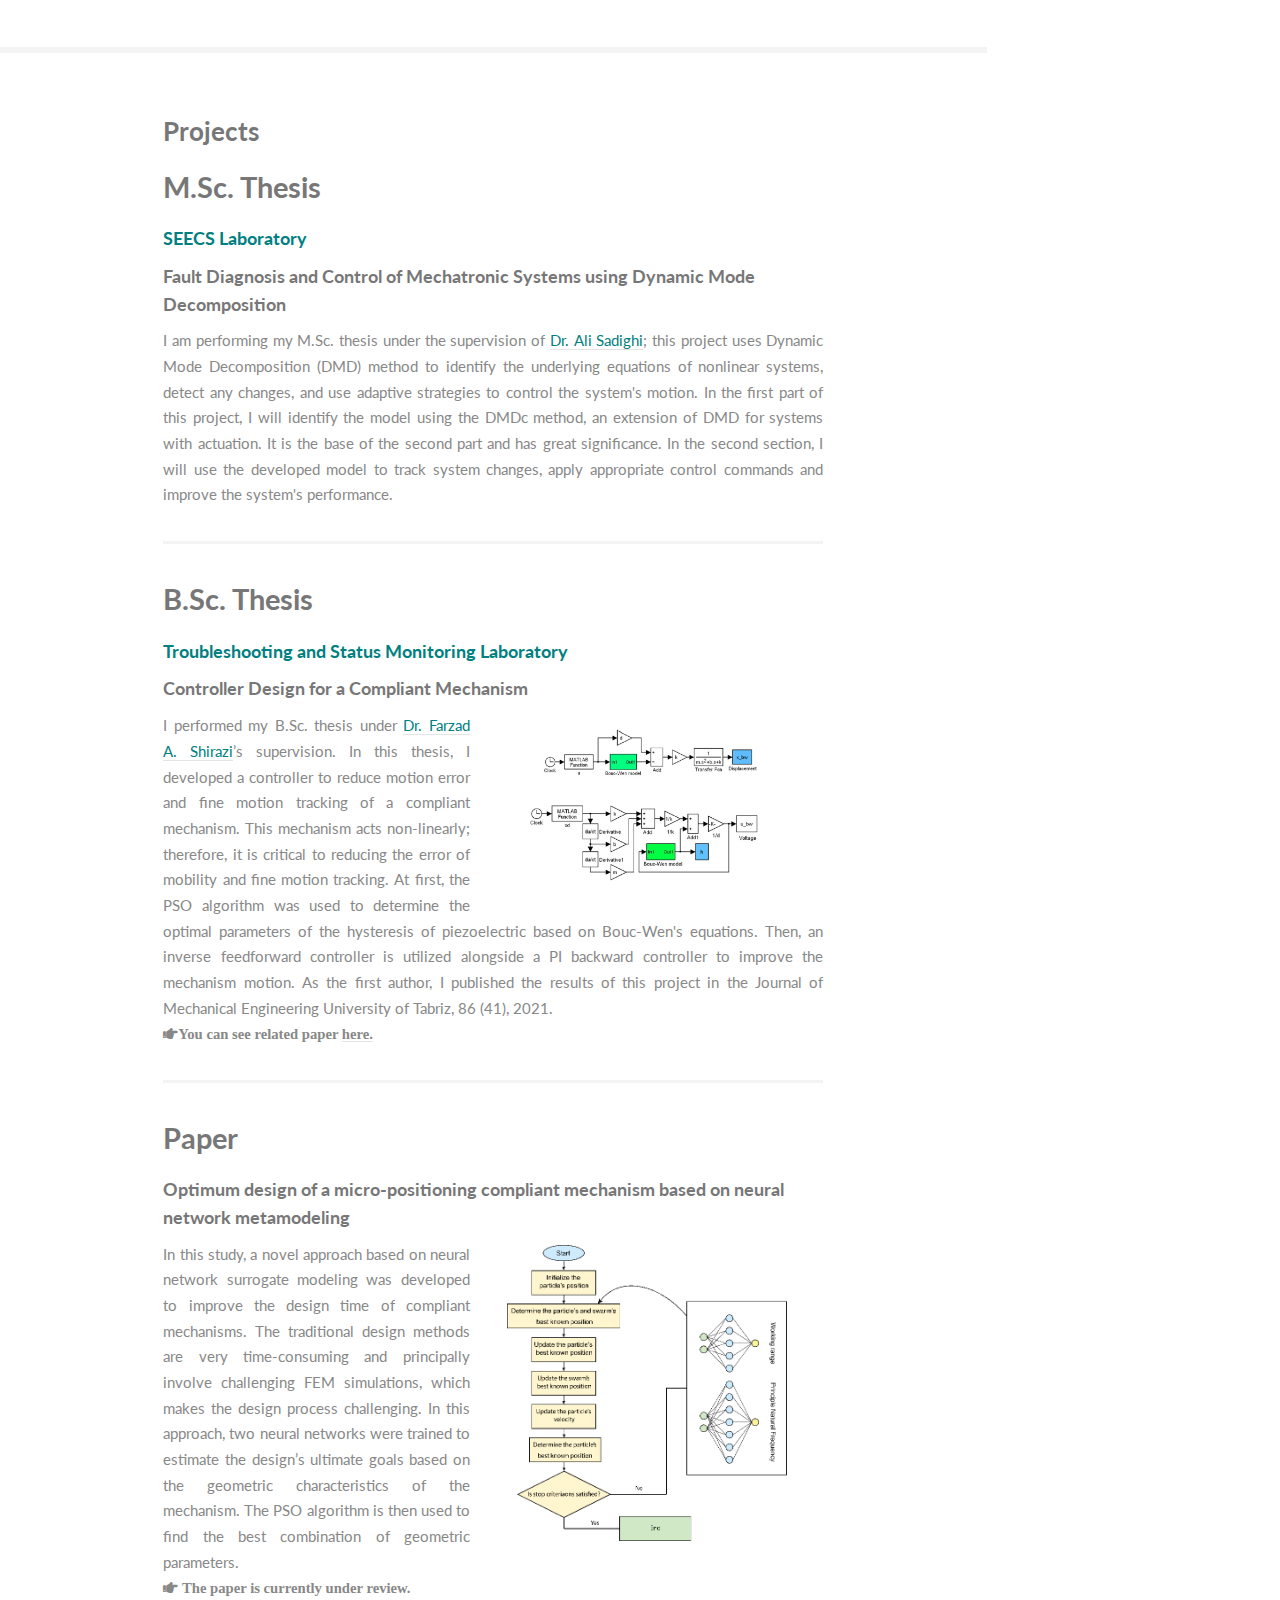
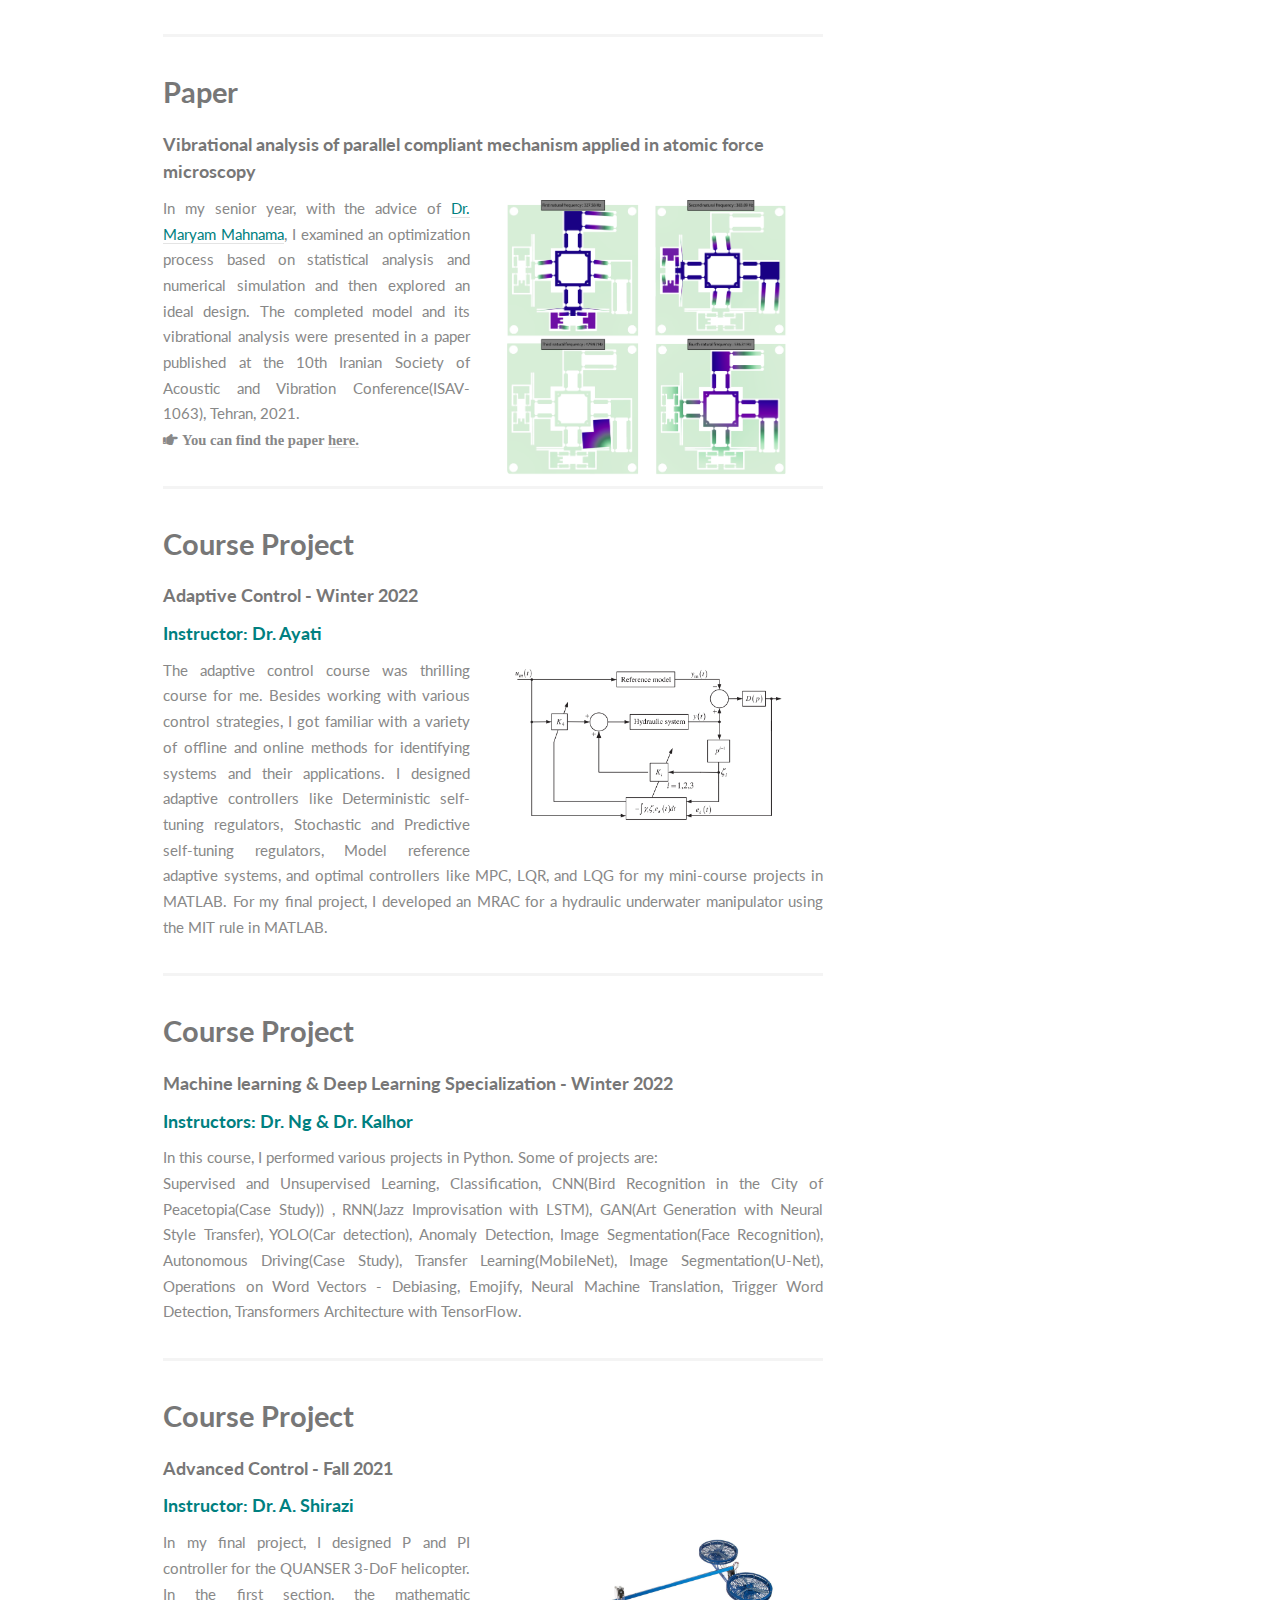
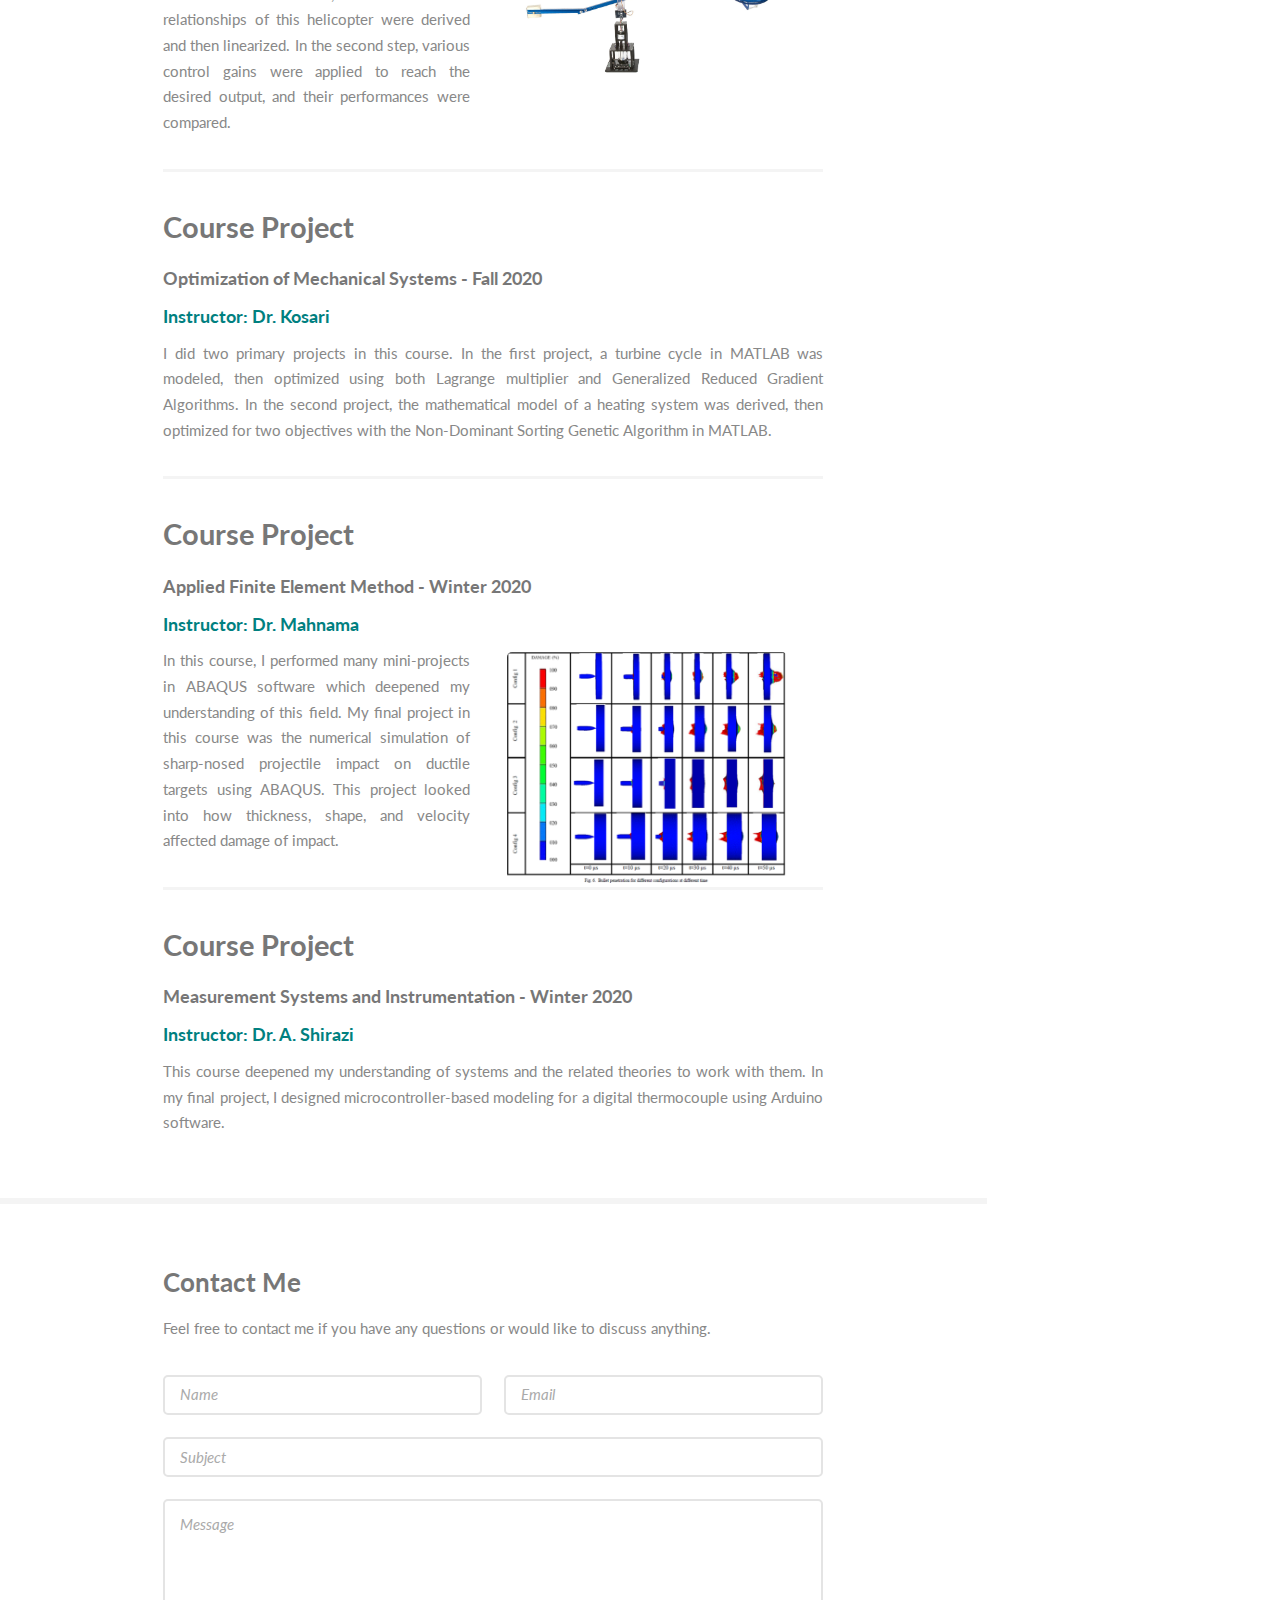
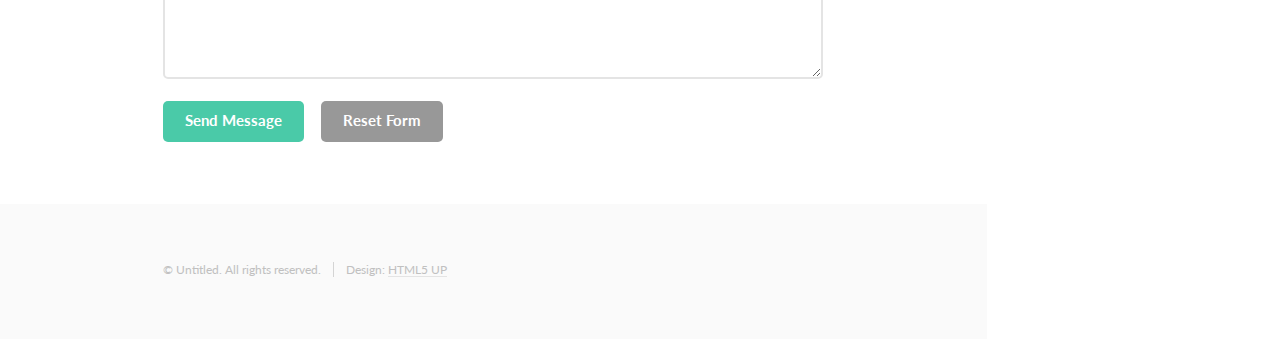
<file: Niloofar Ramroodi.html>
<!DOCTYPE HTML>
<!--
	Niloofar's Webpage
	html5up.net | @ajlkn
	Free for personal and commercial use under the CCA 3.0 license (html5up.net/license)
-->
<html>
	<head>
		<title>Niloofar's Webpage</title>
		<meta charset="utf-8" />
		<meta name="viewport" content="width=device-width, initial-scale=1, user-scalable=no" />
		<link rel="stylesheet" href="assets/css/main.css" />
	</head>
	<body class="is-preload">

		<!-- Header -->
			<section id="header">
				<header>
					<span class="image avatar"><img src="images/nr2.jpg" alt="" /></span>
					<h1 id="logo"><a href="#">Niloofar Ramroodi</a></h1>
					<p>24 years old<br/> Tehran, Iran</p>
				</header>
				<nav id="nav">
					<ul>
						<li><a href="#one" class="active">About</a></li>
						<li><a href="#two">Hobbies</a></li>
						<li><a href="#list">Academic Interests</a></li>
						<li><a href="#skill">Skills</a></li>
						<li><a href="#three">Education</a></li>
						<li><a href="#four">Projects</a></li>
						<li><a href="#five">Contact</a></li>
					</ul>
				</nav>
				<footer>
					<ul class="icons">
						<li><a href="https://www.instagram.com/r_niluu/" class="icon brands fa-instagram"><span class="label">/Instagram</span></a></li>
						<li><a href="https://github.com/niloofarramroodi" class="icon brands fa-github"><span class="label">Github</span></a></li>
						<li><a href="mailto: niloo.ramroodi@gmail.com" class="icon solid fa-envelope"><span class="label">Email</span></a></li>
						<i><a href="skype:n.ramrudi1229?userinfo" class="fab fa-skype fa-lg"><span class="label"></span></a></i>
					</ul>
				</footer>
				<p> <a href="https://github.com/niloofarramroodi">Woman, Life, Freedom</a></p>
			</section>

		<!-- Wrapper -->
			<div id="wrapper">

				<!-- Main -->
					<div id="main">

						<!-- One -->
							<section id="one">
								<div class="image main" data-position="center">
									<img src="images/banner2.jpg" alt="" />
								</div>
								<div class="container">
									<header class="major">
										<h2>Niloofar Ramroodi</h2>
										<p>Research Assistant<br />
										University of Tehran</p>
									</header>
									<p style="text-align: justify;"> On March 20, 1998, I was born in Zabol, a small city in the east of Iran. In 2021, I earned a bachelor's degree in mechanical engineering with a CGPA of 3.58/4 (16.78/20) from the  
									<a href="https://ut.ac.ir/en" style="color:teal;"> University of Tehran</a> under the supervision of <a href="https://profile.ut.ac.ir/en/~fshirazi" style="color:teal;">Dr. Farzad A. Shirazi</a>. As an undergraduate student, I participated in different groups and broadened my knowledge horizon, but as a master's student, I chose to 
									focus on control field. Currently, I am a last-year M.Sc. student at the <a href="https://ut.ac.ir/en" style="color:teal;"> University of Tehran</a> with a CGPA of 4/4 (18.30/20), pursuing data-driven modeling alongside control methods in mechatronic systems under the supervision of
  									<a href="https://profile.ut.ac.ir/en/~asadighi" style="color:teal;">Dr. Ali Sadighi</a>.<br />
									<i class='fas fa-hand-point-right'> You can see my CV <a href="images/Resume_NR.pdf">here.</a></i>
								</div>
							</section>
						<!-- Two -->
							<section id="two">
								<div class="container">
									<h3>Hobbies</h3>
									<ul class="feature-icons">
										<li class="icon solid fa-book">Reading Books</li>
										<li class="icon solid fa-podcast">Listening to Podcasts</li>
										<li class="icon solid fa-pizza-slice">Cooking</li>
									</ul>
								</div>
							</section>
						<!--list-->
							<section id="list">
								<div class="container">
									<h3>Academic Interests</h3>
									<ul class="list">
										<li>Data-Driven Modeling</li>
										<li>Intelligent Systems</li>
										<li>Applied Machine Learning</li>
										<li>Bioengineering</li>
										<li>Control</li>
									</ul>
								</div>
							</section>
						<!--Skills-->
							<section id="skill">
								<div class="container">
									<h3>Skills</h3>
									<ul class="list">
										<li><b style="color:teal"> Programming language:</b> Python, MATLAB, C++, R </li>
										<li><b style="color:teal"> Software:</b> Simulink, ABAQUS, SolidWorks, Arduino, Adobe Photoshop, Node-RED, ANSYS Fluent, COMSOL, AutoCAD </li>
										<li><b style="color:teal"> Others:</b> LATEX, SQL </li>		
									</ul>
								</div>
							</section>
						<!-- Three -->
							<section id="three">
								<div class="container">
									<h3>Education</h3>
									<div class="features">
										<article>
											<h2>M.Sc. Mechanical Engineering</h2>
											<h4>University of Tehran, Tehran, Iran</h4>
											<h1 style="color:teal"> Oct. 2021 - Present </h1>
											<p style="text-align: justify;">GPA: 18.3/20 (4/4) <br />
											<b style="color:teal">Selected Courses:</b> <b>Advanced Control</b> (18/20), Instructor: Dr. F. A. Shirazi; <b>Digital Control</b> (17/20), Instructor: Dr. A. Sadighi; <b>Adaptive Control</b> (16.65/20), Instructor: Dr. M. Ayati; <b>Neural Network</b> (18.68/20), Instructor: Dr. A. Kalhor; <br /><br/>
											<b>More details:</b> I was ranked 92nd among more than 10,000 participants in the nationwide M. Sc. university entrance exam and was offered a full scholarship. </p>
										</article>
										<article>
											<h2>B.Sc. Mechanical Engineering</h2>
											<h4>University of Tehran, Tehran, Iran</h4>
											<h1 style="color:teal">  Sept. 2016 - Feb. 2021 </h1>
											<p style="text-align: justify;">GPA: 16.78/20 (3.58/4), Last two years GPA: 18.06/20 (3.96/4)<br />
											<b style="color:teal">Selected Courses:</b> <b>Statics</b> (20/20), Instructor: Dr. M. Nazari; <b>Thermodynamics I</b> (19.55/20), Instructor: Dr. M. Saffaripour; <b>Measurement Systems and Instrumentation</b> (18/20), Instructor: Dr. F. A. Shirazi;
											<b>Circuit and Electric Machines</b> (18.5/20), Instructor: Dr. M. Jahangiri; <b>Principles of Electronic</b> (20/20), Instructor: Dr. A. Shaeshaani; <b>Applied Finite Element Method</b> (17.7/20), Instructor: Dr. M. Mahnama; <b>Optimization of Mechanical Systems</b> (16.52/20), Instructor: Dr. F. Kosari;
											<b>Automatic Control</b> (17.3/20), Instructor: Dr. A. Yousefi Koma;  <br /><br/>
											<b>More details:</b>I was ranked 326th among more than 160,000 participants in the nationwide B. Sc. university entrance exam and was offered a full scholarship.</p>
										</article>
										<article>
											<h2>Online Courses</h2>
											<h4>Coursera</h4>
											<p> <a href="https://www.coursera.org/specializations/python"> <b   style="color:teal;">Python for Everybody Specialization, </b></a> UMICH <br /> 
												 <a href="https://www.coursera.org/specializations/deep-learning"> <b   style="color:teal;"> Deep Learning Specialization, </b></a> Deeplearning.AI <br />
												 <a href="https://www.coursera.org/learn/machine-learning"> <b  style="color:teal;"> Machine Learning, </b></a> SU <br />
												 <a href="https://www.coursera.org/professional-certificates/ai-engineer"> <b  style="color:teal;"> IBM AI Engineering Professional Certificate, </b></a> IBM 	 </p>
											<h4>Youtube</h4>
											<p> <a href="http://darbelofflab.mit.edu/"> <b  style="color:teal;">Identification, Estimation, and Learning, </b></a> MIT <br />
												<a href="https://www.youtube.com/playlist?list=PLMrJAkhIeNNR20Mz-VpzgfQs5zrYi085m"> <b  style="color:teal;"> Control Bootcamp, </b></a> UW <br />
											 </p>
										</article>
										<article>
											<h2>International Exams</h2>
											<h4>TOEFL</h4>
											<p>Oct. 2022 <br />
											Score: 105 (R: 29, L: 30, S: 20, W: 26)</p>
										</article>
									</div>
								</div>
							</section>

						<!-- Four -->
							<section id="four">
								<div class="container">
									<h3>Projects</h3>
									<div class="features">
										<article>
												<h2>M.Sc. Thesis</h2>
												<h4 style="color:teal;">SEECS Laboratory</h4>
												<h4>Fault Diagnosis and Control of Mechatronic Systems using Dynamic Mode Decomposition</h4>
												<p style="text-align: justify;">
												I am performing my M.Sc. thesis under the supervision of <a href="https://profile.ut.ac.ir/en/~asadighi" style="color:teal;">Dr. Ali Sadighi</a>; this project uses Dynamic Mode Decomposition (DMD) method to identify the underlying equations of nonlinear systems, detect any changes, and use adaptive strategies to control the system's motion.
												In the first part of this project, I will identify the model using the DMDc method, an extension of DMD for systems with actuation. It is the base of the second part and has great significance. In the second section, I will use the developed model to track system changes, apply appropriate control commands and improve the system's performance.
												</p>
										</article>
										<article>
												<h2>B.Sc. Thesis</h2>
												<h4 style="color:teal;">Troubleshooting and Status Monitoring Laboratory</h4>
												<h4>Controller Design for a Compliant Mechanism</h4>
												<p style="text-align: justify;"><span class="image right"><img src="images/cont1.png" alt="" /></span>
												I performed my B.Sc. thesis under <a href="https://profile.ut.ac.ir/en/~fshirazi" style="color:teal;">Dr. Farzad A. Shirazi</a>’s supervision. In this thesis, I developed a controller to reduce motion error and fine motion tracking of a compliant mechanism. 
												This mechanism acts non-linearly; therefore, it is critical to reducing the error of mobility and fine motion tracking. At first, the PSO algorithm was used to determine the optimal parameters of the hysteresis of piezoelectric based on Bouc-Wen's equations. Then, an inverse feedforward controller is utilized alongside a PI backward controller to improve the mechanism motion. 
												As the first author, I published the results of this project in the Journal of Mechanical Engineering University of Tabriz, 86 (41), 2021. <br />
											<i class='fas fa-hand-point-right'>You can see related paper 
											<a href="https://tumechj.tabrizu.ac.ir/article_15028.html">here.</a></i></p>
										</article>
										<article>
											<h2>Paper</h2>
												<h4>Optimum design of a micro-positioning compliant mechanism based on neural network metamodeling</h4>
												<p style="text-align: justify;"><span class="image right"><img src="images/nn1.png" alt="" /></span>
												In this study, a novel approach based on neural network surrogate
												modeling was developed to improve the design time of compliant mechanisms. The traditional design methods are very time-consuming and principally involve challenging FEM
												simulations, which makes the design process challenging. In this approach, two neural networks
												were trained to estimate the design’s ultimate goals based on the geometric characteristics of
												the mechanism. The PSO algorithm is then used to find the best combination of geometric
												parameters.<i class='fas fa-hand-point-right'> The paper is currently under review.</a></i></p>
										</article>
										<article>
											<h2>Paper</h2>
											<h4>Vibrational analysis of parallel compliant mechanism applied in atomic force microscopy</h4>
											<p style="text-align: justify;"><span class="image right"><img src="images/Untitled.png" alt="" /></span>
											In my senior year, with the advice of <a href="https://profile.ut.ac.ir/en/~m.mahnama" style="color:teal;">Dr. Maryam Mahnama</a>, I examined an optimization process based on statistical analysis and numerical simulation and then explored an ideal design.
											The completed model and its vibrational analysis were presented in a paper published at the 10th
											Iranian Society of Acoustic and Vibration Conference(ISAV-1063), Tehran, 2021.<br />
											<i class='fas fa-hand-point-right'> You can find the paper <a href="https://profile.ut.ac.ir/en/~m.mahnama">here.</a></i></p>
										</article>
										<article>
											<h2>Course Project</h2>
											<h4>Adaptive Control - Winter 2022</h4>
											<h4 style="color:teal;">Instructor: Dr. Ayati</h4>
												<p style="text-align: justify;"><span class="image right"><img src="images/pr25.png" alt="" /></span> The adaptive control course was thrilling course for me. Besides working with various control strategies, I got familiar with a variety of offline and online methods for identifying systems and their applications. I designed adaptive controllers like Deterministic self-tuning regulators, Stochastic and Predictive self-tuning regulators,
												 Model reference adaptive systems, and optimal controllers like MPC, LQR, and LQG for my mini-course projects in MATLAB. For my final project, I developed an MRAC for a hydraulic underwater manipulator using the MIT rule in MATLAB.</p>
										</article>
										<article>
											<h2>Course Project</h2>
											<h4>Machine learning & Deep Learning Specialization - Winter 2022</h4>
											<h4 style="color:teal;">Instructors: Dr. Ng & Dr. Kalhor</h4>
												<p style="text-align: justify;"> In this course, I performed various projects in Python. Some of projects are: <br /> 
												Supervised and Unsupervised Learning, Classification, CNN(Bird Recognition in the City of Peacetopia(Case Study)) , RNN(Jazz Improvisation with LSTM), GAN(Art Generation with Neural Style Transfer), YOLO(Car detection),
												Anomaly Detection, Image Segmentation(Face Recognition), Autonomous Driving(Case Study), Transfer Learning(MobileNet), Image Segmentation(U-Net), Operations on Word Vectors - Debiasing, Emojify, Neural Machine Translation, Trigger Word Detection, Transformers Architecture with TensorFlow.</p>
										</article>
										<article>
											<h2>Course Project</h2> <h4>Advanced Control - Fall 2021</h4> 
											<h4 style="color:teal;">Instructor: Dr. A. Shirazi</h4>
											<p style="text-align: justify;"><span class="image right"><img src="images/hel.png" alt="" /></span> In my final project, I designed P and PI controller for the QUANSER 3-DoF helicopter. In the first section, the mathematic relationships of this helicopter were derived and then linearized. In the second step, various control gains were applied to reach the desired output, and their performances were compared.</p>
										</article>
										<article>
											<h2>Course Project</h2>
											<h4>Optimization of Mechanical Systems - Fall 2020</h4>
											<h4 style="color:teal;">Instructor: Dr. Kosari</h4>
											<p style="text-align: justify;">I did two primary projects in this course. In the first project, a turbine cycle in MATLAB was modeled, then optimized using both Lagrange multiplier and Generalized Reduced Gradient Algorithms. In the second project, the mathematical model of a heating system was derived, then optimized for two objectives with the Non-Dominant Sorting Genetic Algorithm in MATLAB.</p>
										</article>
										<article>
											<h2>Course Project</h2><h4>Applied Finite Element Method - Winter 2020</h4>
											<h4 style="color:teal;">Instructor: Dr. Mahnama</h4>
												<p style="text-align: justify;"><span class="image right"><img src="images/Picture1.png" alt="" /></span>
												In this course, I performed many mini-projects in ABAQUS software which deepened my understanding of this field. My final project in this course was the numerical simulation of sharp-nosed projectile impact on ductile targets using ABAQUS. This project looked into how thickness, shape, and velocity affected damage of impact.</p>
										</article>
										<article>
											<h2>Course Project</h2> <h4>Measurement Systems and Instrumentation - Winter 2020</h4> 
											<h4 style="color:teal;">Instructor: Dr. A. Shirazi</h4>
												<p style="text-align: justify;">This course deepened my understanding of systems and the related theories to work with them. 
												In my final project, I designed microcontroller-based modeling for a digital thermocouple using Arduino software.</p>
										</article>
								</div>
							</section>

						<!-- Five -->
							<section id="five">
								<div class="container">
									<h3>Contact Me</h3>
									<p> Feel free to contact me if you have any questions or would like to discuss anything.</p>
									<form method="post" action="https://formspree.io/f/mgebwqoy">
										<div class="row gtr-uniform">
											<div class="col-6 col-12-xsmall"><input type="text" name="name" id="name" placeholder="Name" /></div>
											<div class="col-6 col-12-xsmall"><input type="email" name="email" id="email" placeholder="Email" /></div>
											<div class="col-12"><input type="text" name="subject" id="subject" placeholder="Subject" /></div>
											<div class="col-12"><textarea name="message" id="message" placeholder="Message" rows="6"></textarea></div>
											<div class="col-12">
												<ul class="actions">
													<li><input type="submit" class="primary" value="Send Message" /></li>
													<li><input type="reset" value="Reset Form" /></li>
												</ul>
											</div>
										</div>
									</form>
								</div>
							</section>
						<!--
							<section id="six">
								<div class="container">
									<h3>Elements</h3>

									<section>
										<h4>Text</h4>
										<p>This is <b>bold</b> and this is <strong>strong</strong>. This is <i>italic</i> and this is <em>emphasized</em>.
										This is <sup>superscript</sup> text and this is <sub>subscript</sub> text.
										This is <u>underlined</u> and this is code: <code>for (;;) { ... }</code>. Finally, <a href="#">this is a link</a>.</p>
										<hr />
										<header>
											<h4>Heading with a Subtitle</h4>
											<p>Lorem ipsum dolor sit amet nullam id egestas urna aliquam</p>
										</header>
										<p>Nunc lacinia ante nunc ac lobortis. Interdum adipiscing gravida odio portte lacinia sapien lorem accumsan varius montes viverra nibh in adipiscing blandit tempus accumsan.</p>
										<header>
											<h5>Heading with a Subtitle</h5>
											<p>Lorem ipsum dolor sit amet nullam id egestas urna aliquam</p>
										</header>
										<p>Nunc lacinia ante nunc ac lobortis. Interdum pus accumsan.</p>
										<hr />
										<h2>Heading Level 2</h2>
										<h3>Heading Level 3</h3>
										<h4>Heading Level 4</h4>
										<h5>Heading Level 5</h5>
										<h6>Heading Level 6</h6>
										<hr />
										<h5>Blockquote</h5>
										<blockquote>Fringilla nisl. Donec a felis.</blockquote>
										<h5>Preformatted</h5>
										<pre><code>i = 0;

while (!deck.isInOrder()) {
    print 'Iteration ' + i;
    deck.shuffle();
    i++;
}

print 'It took ' + i + ' iterations to sort the deck.';</code></pre>
									</section>

									<section>
										<h4>Lists</h4>
										<div class="row">
											<div class="col-6 col-12-xsmall">
												<h5>Unordered</h5>
												<ul>
													<li>Dolor pulvinar etiam magna etiam.</li>
													<li>Sagittis adipiscing lorem eleifend.</li>
													<li>Felis enim feugiat dolore viverra.</li>
												</ul>
												<h5>Alternate</h5>
												<ul class="alt">
													<li>Dolor pulvinar etiam magna etiam.</li>
													<li>Sagittis adipiscing lorem eleifend.</li>
													<li>Felis enim feugiat dolore viverra.</li>
												</ul>
											</div>
											<div class="col-6 col-12-xsmall">
												<h5>Ordered</h5>
												<ol>
													<li>Dolor pulvinar etiam magna etiam.</li>
													<li>Etiam vel felis at lorem sed viverra.</li>
													<li>Felis enim feugiat dolore viverra.</li>
													<li>Dolor pulvinar etiam magna etiam.</li>
													<li>Etiam vel felis at lorem sed viverra.</li>
													<li>Felis enim feugiat dolore viverra.</li>
												</ol>
												<h5>Icons</h5>
												<ul class="icons">
													<li><a href="#" class="icon brands fa-instagram"><span class="label">Instagram</span></a></li>
													<li><a href="https://github.com/niloofarramroodi" class="icon brands fa-github"><span class="label">Github</span></a></li>
													<li><a href="#" class="icon brands fa-dribbble"><span class="label">Dribbble</span></a></li>
													<li><a href="#" class="icon brands fa-tumblr"><span class="label">Tumblr</span></a></li>
												</ul>
											</div>
										</div>
										<h5>Actions</h5>
										<ul class="actions">
											<li><a href="#" class="button primary">Default</a></li>
											<li><a href="#" class="button">Default</a></li>
											<li><a href="#" class="button alt">Default</a></li>
										</ul>
										<ul class="actions small">
											<li><a href="#" class="button primary small">Small</a></li>
											<li><a href="#" class="button small">Small</a></li>
											<li><a href="#" class="button alt small">Small</a></li>
										</ul>
										<div class="row">
											<div class="col-3 col-6-medium col-12-xsmall">
												<ul class="actions stacked">
													<li><a href="#" class="button primary">Default</a></li>
													<li><a href="#" class="button">Default</a></li>
													<li><a href="#" class="button alt">Default</a></li>
												</ul>
											</div>
											<div class="col-3 col-6 col-12-xsmall">
												<ul class="actions stacked">
													<li><a href="#" class="button primary small">Small</a></li>
													<li><a href="#" class="button small">Small</a></li>
													<li><a href="#" class="button alt small">Small</a></li>
												</ul>
											</div>
											<div class="col-3 col-6-medium col-12-xsmall">
												<ul class="actions stacked">
													<li><a href="#" class="button primary fit">Default</a></li>
													<li><a href="#" class="button fit">Default</a></li>
													<li><a href="#" class="button alt fit">Default</a></li>
												</ul>
											</div>
											<div class="col-3 col-6-medium col-12-xsmall">
												<ul class="actions stacked">
													<li><a href="#" class="button primary small fit">Small</a></li>
													<li><a href="#" class="button small fit">Small</a></li>
													<li><a href="#" class="button alt small fit">Small</a></li>
												</ul>
											</div>
										</div>
									</section>

									<section>
										<h4>Table</h4>
										<h5>Default</h5>
										<div class="table-wrapper">
											<table>
												<thead>
													<tr>
														<th>Name</th>
														<th>Description</th>
														<th>Price</th>
													</tr>
												</thead>
												<tbody>
													<tr>
														<td>Item One</td>
														<td>Ante turpis integer aliquet porttitor.</td>
														<td>29.99</td>
													</tr>
													<tr>
														<td>Item Two</td>
														<td>Vis ac commodo adipiscing arcu aliquet.</td>
														<td>19.99</td>
													</tr>
													<tr>
														<td>Item Three</td>
														<td> Morbi faucibus arcu accumsan lorem.</td>
														<td>29.99</td>
													</tr>
													<tr>
														<td>Item Four</td>
														<td>Vitae integer tempus condimentum.</td>
														<td>19.99</td>
													</tr>
													<tr>
														<td>Item Five</td>
														<td>Ante turpis integer aliquet porttitor.</td>
														<td>29.99</td>
													</tr>
												</tbody>
												<tfoot>
													<tr>
														<td colspan="2"></td>
														<td>100.00</td>
													</tr>
												</tfoot>
											</table>
										</div>

										<h5>Alternate</h5>
										<div class="table-wrapper">
											<table class="alt">
												<thead>
													<tr>
														<th>Name</th>
														<th>Description</th>
														<th>Price</th>
													</tr>
												</thead>
												<tbody>
													<tr>
														<td>Item One</td>
														<td>Ante turpis integer aliquet porttitor.</td>
														<td>29.99</td>
													</tr>
													<tr>
														<td>Item Two</td>
														<td>Vis ac commodo adipiscing arcu aliquet.</td>
														<td>19.99</td>
													</tr>
													<tr>
														<td>Item Three</td>
														<td> Morbi faucibus arcu accumsan lorem.</td>
														<td>29.99</td>
													</tr>
													<tr>
														<td>Item Four</td>
														<td>Vitae integer tempus condimentum.</td>
														<td>19.99</td>
													</tr>
													<tr>
														<td>Item Five</td>
														<td>Ante turpis integer aliquet porttitor.</td>
														<td>29.99</td>
													</tr>
												</tbody>
												<tfoot>
													<tr>
														<td colspan="2"></td>
														<td>100.00</td>
													</tr>
												</tfoot>
											</table>
										</div>
									</section>

									<section>
										<h4>Buttons</h4>
										<ul class="actions">
											<li><a href="#" class="button primary">Primary</a></li>
											<li><a href="#" class="button">Default</a></li>
											<li><a href="#" class="button alt">Alternate</a></li>
										</ul>
										<ul class="actions">
											<li><a href="#" class="button primary large">Large</a></li>
											<li><a href="#" class="button">Default</a></li>
											<li><a href="#" class="button alt small">Small</a></li>
										</ul>
										<ul class="actions fit">
											<li><a href="#" class="button primary fit">Fit</a></li>
											<li><a href="#" class="button fit">Fit</a></li>
											<li><a href="#" class="button alt fit">Fit</a></li>
										</ul>
										<ul class="actions fit small">
											<li><a href="#" class="button primary fit small">Fit + Small</a></li>
											<li><a href="#" class="button fit small">Fit + Small</a></li>
											<li><a href="#" class="button alt fit small">Fit + Small</a></li>
										</ul>
										<ul class="actions">
											<li><a href="#" class="button primary icon solid fa-download">Icon</a></li>
											<li><a href="#" class="button icon solid fa-download">Icon</a></li>
											<li><a href="#" class="button alt icon solid fa-check">Icon</a></li>
										</ul>
										<ul class="actions">
											<li><span class="button primary disabled">Primary</span></li>
											<li><span class="button disabled">Default</span></li>
											<li><span class="button alt disabled">Alternate</span></li>
										</ul>
									</section>

									<section>
										<h4>Form</h4>
										<form method="post" action="#">
											<div class="row gtr-uniform">
												<div class="col-6 col-12-xsmall">
													<input type="text" name="demo-name" id="demo-name" value="" placeholder="Name" />
												</div>
												<div class="col-6 col-12-xsmall">
													<input type="email" name="demo-email" id="demo-email" value="" placeholder="Email" />
												</div>
												<div class="col-12">
													<select name="demo-category" id="demo-category">
														<option value="">- Category -</option>
														<option value="1">Manufacturing</option>
														<option value="1">Shipping</option>
														<option value="1">Administration</option>
														<option value="1">Human Resources</option>
													</select>
												</div>
												<div class="col-4 col-12-medium">
													<input type="radio" id="demo-priority-low" name="demo-priority" checked>
													<label for="demo-priority-low">Low Priority</label>
												</div>
												<div class="col-4 col-12-medium">
													<input type="radio" id="demo-priority-normal" name="demo-priority">
													<label for="demo-priority-normal">Normal Priority</label>
												</div>
												<div class="col-4 col-12-medium">
													<input type="radio" id="demo-priority-high" name="demo-priority">
													<label for="demo-priority-high">High Priority</label>
												</div>
												<div class="col-6 col-12-medium">
													<input type="checkbox" id="demo-copy" name="demo-copy">
													<label for="demo-copy">Email me a copy of this message</label>
												</div>
												<div class="col-6 col-12-medium">
													<input type="checkbox" id="demo-human" name="demo-human" checked>
													<label for="demo-human">I am a human and not a robot</label>
												</div>
												<div class="col-12">
													<textarea name="demo-message" id="demo-message" placeholder="Enter your message" rows="6"></textarea>
												</div>
												<div class="col-12">
													<ul class="actions">
														<li><input type="submit" value="Send Message" /></li>
														<li><input type="reset" value="Reset" class="alt" /></li>
													</ul>
												</div>
											</div>
										</form>
									</section>

									<section>
										<h4>Image</h4>
										<h5>Fit</h5>
										<span class="image fit"><img src="images/banner.jpg" alt="" /></span>
										<div class="box alt">
											<div class="row gtr-50 gtr-uniform">
												<div class="col-4"><span class="image fit"><img src="images/pic01.jpg" alt="" /></span></div>
												<div class="col-4"><span class="image fit"><img src="images/pic02.jpg" alt="" /></span></div>
												<div class="col-4"><span class="image fit"><img src="images/pic03.jpg" alt="" /></span></div>
												<div class="col-4"><span class="image fit"><img src="images/pic02.jpg" alt="" /></span></div>
												<div class="col-4"><span class="image fit"><img src="images/pic03.jpg" alt="" /></span></div>
												<div class="col-4"><span class="image fit"><img src="images/pic01.jpg" alt="" /></span></div>
												<div class="col-4"><span class="image fit"><img src="images/pic03.jpg" alt="" /></span></div>
												<div class="col-4"><span class="image fit"><img src="images/pic01.jpg" alt="" /></span></div>
												<div class="col-4"><span class="image fit"><img src="images/pic02.jpg" alt="" /></span></div>
											</div>
										</div>
										<h5>Left &amp; Right</h5>
										<p><span class="image left"><img src="images/avatar.jpg" alt="" /></span>Fringildit adipiscing eu felis  pellentesque praesent.</p>
										<p><span class="image right"><img src="images/avatar.jpg" alt="" /></span>Fringilla eu felis iaculis volutpat ac adipiscing accumsan eu faucibus. Integer ac pellentesque praesent.</p>
									</section>

								</div>
							</section>
						-->

					</div>

				<!-- Footer -->
					<section id="footer">
						<div class="container">
							<ul class="copyright">
								<li>&copy; Untitled. All rights reserved.</li><li>Design: <a href="http://html5up.net">HTML5 UP</a></li>
							</ul>
						</div>
					</section>

			</div>

		<!-- Scripts -->
			<script src="assets/js/jquery.min.js"></script>
			<script src="assets/js/jquery.scrollex.min.js"></script>
			<script src="assets/js/jquery.scrolly.min.js"></script>
			<script src="assets/js/browser.min.js"></script>
			<script src="assets/js/breakpoints.min.js"></script>
			<script src="assets/js/util.js"></script>
			<script src="assets/js/main.js"></script>

	</body>
</html>
</file>
<file: assets/css/main.css>
@import url("fontawesome-all.min.css");
@import url("https://fonts.googleapis.com/css?family=Lato:400,400italic,700,700italic|Source+Code+Pro:400");

/*
	Read Only by HTML5 UP
	html5up.net | @ajlkn
	Free for personal and commercial use under the CCA 3.0 license (html5up.net/license)
*/

html, body, div, span, applet, object,
iframe, h1, h2, h3, h4, h5, h6, p, blockquote,
pre, a, abbr, acronym, address, big, cite,
code, del, dfn, em, img, ins, kbd, q, s, samp,
small, strike, strong, sub, sup, tt, var, b,
u, i, center, dl, dt, dd, ol, ul, li, fieldset,
form, label, legend, table, caption, tbody,
tfoot, thead, tr, th, td, article, aside,
canvas, details, embed, figure, figcaption,
footer, header, hgroup, menu, nav, output, ruby,
section, summary, time, mark, audio, video {
	margin: 0;
	padding: 0;
	border: 0;
	font-size: 100%;
	font: inherit;
	vertical-align: baseline;}

article, aside, details, figcaption, figure,
footer, header, hgroup, menu, nav, section {
	display: block;}

body {
	line-height: 1;
}

ol, ul {
	list-style: none;
}

blockquote, q {
	quotes: none;
}

	blockquote:before, blockquote:after, q:before, q:after {
		content: '';
		content: none;
	}

table {
	border-collapse: collapse;
	border-spacing: 0;
}

body {
	-webkit-text-size-adjust: none;
}

mark {
	background-color: transparent;
	color: inherit;
}

input::-moz-focus-inner {
	border: 0;
	padding: 0;
}

input, select, textarea {
	-moz-appearance: none;
	-webkit-appearance: none;
	-ms-appearance: none;
	appearance: none;
}

/* Basic */

	html {
		box-sizing: border-box;
	}

	*, *:before, *:after {
		box-sizing: inherit;
	}

	body {
		background: #fff;
	}

		body.is-preload *, body.is-preload *:before, body.is-preload *:after {
			-moz-animation: none !important;
			-webkit-animation: none !important;
			-ms-animation: none !important;
			animation: none !important;
			-moz-transition: none !important;
			-webkit-transition: none !important;
			-ms-transition: none !important;
			transition: none !important;
		}

	body, input, select, textarea {
		color: #888;
		font-family: "Lato", sans-serif;
		font-size: 16pt;
		font-weight: 400;
		line-height: 1.75em;
	}

	a {
		-moz-transition: color 0.2s ease-in-out, border-color 0.2s ease-in-out;
		-webkit-transition: color 0.2s ease-in-out, border-color 0.2s ease-in-out;
		-ms-transition: color 0.2s ease-in-out, border-color 0.2s ease-in-out;
		transition: color 0.2s ease-in-out, border-color 0.2s ease-in-out;
		border-bottom: solid 1px #e4e4e4;
		color: inherit;
		text-decoration: none;
	}

		a:hover {
			border-bottom-color: transparent;
			color: #4acaa8 !important;
		}

	strong, b {
		color: #777;
		font-weight: 700;
	}

	em, i {
		font-style: italic;
	}

	p {
		margin: 0 0 2.25em 0;
	}

	h1, h2, h3, h4, h5, h6 {
		color: #777;
		font-weight: 700;
		line-height: 1em;
		margin: 0 0 0.5625em 0;
	}

		h1 a, h2 a, h3 a, h4 a, h5 a, h6 a {
			border: 0;
			color: inherit;
			text-decoration: none;
		}

	h2 {
		font-size: 2em;
		line-height: 1.5em;
	}

	h3 {
		font-size: 1.75em;
		line-height: 1.5em;
	}

	h4 {
		font-size: 1.25em;
		line-height: 1.5em;
	}

	h5 {
		font-size: 0.9em;
		line-height: 1.5em;
	}

	h6 {
		font-size: 0.7em;
		line-height: 1.5em;
	}

	sub {
		font-size: 0.8em;
		position: relative;
		top: 0.5em;
	}

	sup {
		font-size: 0.8em;
		position: relative;
		top: -0.5em;
	}

	hr {
		border: 0;
		border-bottom: solid 2px #f4f4f4;
		margin: 2.25em 0;
	}

		hr.major {
			margin: 3.375em 0;
		}

	blockquote {
		border-left: solid 8px #e4e4e4;
		font-style: italic;
		margin: 0 0 2.25em 0;
		padding: 0.5em 0 0.5em 2em;
	}

	code {
		background: #555;
		border-radius: 5px;
		color: #fff;
		font-family: "Source Code Pro", monospace;
		font-size: 0.9em;
		margin: 0 0.25em;
		padding: 0.25em 0.65em;
	}

	pre {
		font-family: "Source Code Pro", monospace;
		font-size: 0.9em;
		margin: 0 0 2.25em 0;
	}

		pre code {
			-webkit-overflow-scrolling: touch;
			display: block;
			line-height: 1.5em;
			overflow-x: auto;
			padding: 1em 1.5em;
		}

	.align-left {
		text-align: left;
	}

	.align-center {
		text-align: center;
	}

	.align-right {
		text-align: right;
	}

/* Row */

	.row {
		display: flex;
		flex-wrap: wrap;
		box-sizing: border-box;
		align-items: stretch;
	}

		.row > * {
			box-sizing: border-box;
		}

		.row.gtr-uniform > * > :last-child {
			margin-bottom: 0;
		}

		.row.aln-left {
			justify-content: flex-start;
		}

		.row.aln-center {
			justify-content: center;
		}

		.row.aln-right {
			justify-content: flex-end;
		}

		.row.aln-top {
			align-items: flex-start;
		}

		.row.aln-middle {
			align-items: center;
		}

		.row.aln-bottom {
			align-items: flex-end;
		}

		.row > .imp {
			order: -1;
		}

		.row > .col-1 {
			width: 8.33333%;
		}

		.row > .off-1 {
			margin-left: 8.33333%;
		}

		.row > .col-2 {
			width: 16.66667%;
		}

		.row > .off-2 {
			margin-left: 16.66667%;
		}

		.row > .col-3 {
			width: 25%;
		}

		.row > .off-3 {
			margin-left: 25%;
		}

		.row > .col-4 {
			width: 33.33333%;
		}

		.row > .off-4 {
			margin-left: 33.33333%;
		}

		.row > .col-5 {
			width: 41.66667%;
		}

		.row > .off-5 {
			margin-left: 41.66667%;
		}

		.row > .col-6 {
			width: 50%;
		}

		.row > .off-6 {
			margin-left: 50%;
		}

		.row > .col-7 {
			width: 58.33333%;
		}

		.row > .off-7 {
			margin-left: 58.33333%;
		}

		.row > .col-8 {
			width: 66.66667%;
		}

		.row > .off-8 {
			margin-left: 66.66667%;
		}

		.row > .col-9 {
			width: 75%;
		}

		.row > .off-9 {
			margin-left: 75%;
		}

		.row > .col-10 {
			width: 83.33333%;
		}

		.row > .off-10 {
			margin-left: 83.33333%;
		}

		.row > .col-11 {
			width: 91.66667%;
		}

		.row > .off-11 {
			margin-left: 91.66667%;
		}

		.row > .col-12 {
			width: 100%;
		}

		.row > .off-12 {
			margin-left: 100%;
		}

		.row.gtr-0 {
			margin-top: 0;
			margin-left: 0em;
		}

			.row.gtr-0 > * {
				padding: 0 0 0 0em;
			}

			.row.gtr-0.gtr-uniform {
				margin-top: 0em;
			}

				.row.gtr-0.gtr-uniform > * {
					padding-top: 0em;
				}

		.row.gtr-25 {
			margin-top: 0;
			margin-left: -0.5em;
		}

			.row.gtr-25 > * {
				padding: 0 0 0 0.5em;
			}

			.row.gtr-25.gtr-uniform {
				margin-top: -0.5em;
			}

				.row.gtr-25.gtr-uniform > * {
					padding-top: 0.5em;
				}

		.row.gtr-50 {
			margin-top: 0;
			margin-left: -1em;
		}

			.row.gtr-50 > * {
				padding: 0 0 0 1em;
			}

			.row.gtr-50.gtr-uniform {
				margin-top: -1em;
			}

				.row.gtr-50.gtr-uniform > * {
					padding-top: 1em;
				}

		.row {
			margin-top: 0;
			margin-left: -2em;
		}

			.row > * {
				padding: 0 0 0 2em;
			}

			.row.gtr-uniform {
				margin-top: -2em;
			}

				.row.gtr-uniform > * {
					padding-top: 2em;
				}

		.row.gtr-150 {
			margin-top: 0;
			margin-left: -3em;
		}

			.row.gtr-150 > * {
				padding: 0 0 0 3em;
			}

			.row.gtr-150.gtr-uniform {
				margin-top: -3em;
			}

				.row.gtr-150.gtr-uniform > * {
					padding-top: 3em;
				}

		.row.gtr-200 {
			margin-top: 0;
			margin-left: -4em;
		}

			.row.gtr-200 > * {
				padding: 0 0 0 4em;
			}

			.row.gtr-200.gtr-uniform {
				margin-top: -4em;
			}

				.row.gtr-200.gtr-uniform > * {
					padding-top: 4em;
				}

		@media screen and (max-width: 1680px) {

			.row {
				display: flex;
				flex-wrap: wrap;
				box-sizing: border-box;
				align-items: stretch;
			}

				.row > * {
					box-sizing: border-box;
				}

				.row.gtr-uniform > * > :last-child {
					margin-bottom: 0;
				}

				.row.aln-left {
					justify-content: flex-start;
				}

				.row.aln-center {
					justify-content: center;
				}

				.row.aln-right {
					justify-content: flex-end;
				}

				.row.aln-top {
					align-items: flex-start;
				}

				.row.aln-middle {
					align-items: center;
				}

				.row.aln-bottom {
					align-items: flex-end;
				}

				.row > .imp-xlarge {
					order: -1;
				}

				.row > .col-1-xlarge {
					width: 8.33333%;
				}

				.row > .off-1-xlarge {
					margin-left: 8.33333%;
				}

				.row > .col-2-xlarge {
					width: 16.66667%;
				}

				.row > .off-2-xlarge {
					margin-left: 16.66667%;
				}

				.row > .col-3-xlarge {
					width: 25%;
				}

				.row > .off-3-xlarge {
					margin-left: 25%;
				}

				.row > .col-4-xlarge {
					width: 33.33333%;
				}

				.row > .off-4-xlarge {
					margin-left: 33.33333%;
				}

				.row > .col-5-xlarge {
					width: 41.66667%;
				}

				.row > .off-5-xlarge {
					margin-left: 41.66667%;
				}

				.row > .col-6-xlarge {
					width: 50%;
				}

				.row > .off-6-xlarge {
					margin-left: 50%;
				}

				.row > .col-7-xlarge {
					width: 58.33333%;
				}

				.row > .off-7-xlarge {
					margin-left: 58.33333%;
				}

				.row > .col-8-xlarge {
					width: 66.66667%;
				}

				.row > .off-8-xlarge {
					margin-left: 66.66667%;
				}

				.row > .col-9-xlarge {
					width: 75%;
				}

				.row > .off-9-xlarge {
					margin-left: 75%;
				}

				.row > .col-10-xlarge {
					width: 83.33333%;
				}

				.row > .off-10-xlarge {
					margin-left: 83.33333%;
				}

				.row > .col-11-xlarge {
					width: 91.66667%;
				}

				.row > .off-11-xlarge {
					margin-left: 91.66667%;
				}

				.row > .col-12-xlarge {
					width: 100%;
				}

				.row > .off-12-xlarge {
					margin-left: 100%;
				}

				.row.gtr-0 {
					margin-top: 0;
					margin-left: 0em;
				}

					.row.gtr-0 > * {
						padding: 0 0 0 0em;
					}

					.row.gtr-0.gtr-uniform {
						margin-top: 0em;
					}

						.row.gtr-0.gtr-uniform > * {
							padding-top: 0em;
						}

				.row.gtr-25 {
					margin-top: 0;
					margin-left: -0.5em;
				}

					.row.gtr-25 > * {
						padding: 0 0 0 0.5em;
					}

					.row.gtr-25.gtr-uniform {
						margin-top: -0.5em;
					}

						.row.gtr-25.gtr-uniform > * {
							padding-top: 0.5em;
						}

				.row.gtr-50 {
					margin-top: 0;
					margin-left: -1em;
				}

					.row.gtr-50 > * {
						padding: 0 0 0 1em;
					}

					.row.gtr-50.gtr-uniform {
						margin-top: -1em;
					}

						.row.gtr-50.gtr-uniform > * {
							padding-top: 1em;
						}

				.row {
					margin-top: 0;
					margin-left: -2em;
				}

					.row > * {
						padding: 0 0 0 2em;
					}

					.row.gtr-uniform {
						margin-top: -2em;
					}

						.row.gtr-uniform > * {
							padding-top: 2em;
						}

				.row.gtr-150 {
					margin-top: 0;
					margin-left: -3em;
				}

					.row.gtr-150 > * {
						padding: 0 0 0 3em;
					}

					.row.gtr-150.gtr-uniform {
						margin-top: -3em;
					}

						.row.gtr-150.gtr-uniform > * {
							padding-top: 3em;
						}

				.row.gtr-200 {
					margin-top: 0;
					margin-left: -4em;
				}

					.row.gtr-200 > * {
						padding: 0 0 0 4em;
					}

					.row.gtr-200.gtr-uniform {
						margin-top: -4em;
					}

						.row.gtr-200.gtr-uniform > * {
							padding-top: 4em;
						}

		}

		@media screen and (max-width: 1280px) {

			.row {
				display: flex;
				flex-wrap: wrap;
				box-sizing: border-box;
				align-items: stretch;
			}

				.row > * {
					box-sizing: border-box;
				}

				.row.gtr-uniform > * > :last-child {
					margin-bottom: 0;
				}

				.row.aln-left {
					justify-content: flex-start;
				}

				.row.aln-center {
					justify-content: center;
				}

				.row.aln-right {
					justify-content: flex-end;
				}

				.row.aln-top {
					align-items: flex-start;
				}

				.row.aln-middle {
					align-items: center;
				}

				.row.aln-bottom {
					align-items: flex-end;
				}

				.row > .imp-large {
					order: -1;
				}

				.row > .col-1-large {
					width: 8.33333%;
				}

				.row > .off-1-large {
					margin-left: 8.33333%;
				}

				.row > .col-2-large {
					width: 16.66667%;
				}

				.row > .off-2-large {
					margin-left: 16.66667%;
				}

				.row > .col-3-large {
					width: 25%;
				}

				.row > .off-3-large {
					margin-left: 25%;
				}

				.row > .col-4-large {
					width: 33.33333%;
				}

				.row > .off-4-large {
					margin-left: 33.33333%;
				}

				.row > .col-5-large {
					width: 41.66667%;
				}

				.row > .off-5-large {
					margin-left: 41.66667%;
				}

				.row > .col-6-large {
					width: 50%;
				}

				.row > .off-6-large {
					margin-left: 50%;
				}

				.row > .col-7-large {
					width: 58.33333%;
				}

				.row > .off-7-large {
					margin-left: 58.33333%;
				}

				.row > .col-8-large {
					width: 66.66667%;
				}

				.row > .off-8-large {
					margin-left: 66.66667%;
				}

				.row > .col-9-large {
					width: 75%;
				}

				.row > .off-9-large {
					margin-left: 75%;
				}

				.row > .col-10-large {
					width: 83.33333%;
				}

				.row > .off-10-large {
					margin-left: 83.33333%;
				}

				.row > .col-11-large {
					width: 91.66667%;
				}

				.row > .off-11-large {
					margin-left: 91.66667%;
				}

				.row > .col-12-large {
					width: 100%;
				}

				.row > .off-12-large {
					margin-left: 100%;
				}

				.row.gtr-0 {
					margin-top: 0;
					margin-left: 0em;
				}

					.row.gtr-0 > * {
						padding: 0 0 0 0em;
					}

					.row.gtr-0.gtr-uniform {
						margin-top: 0em;
					}

						.row.gtr-0.gtr-uniform > * {
							padding-top: 0em;
						}

				.row.gtr-25 {
					margin-top: 0;
					margin-left: -0.375em;
				}

					.row.gtr-25 > * {
						padding: 0 0 0 0.375em;
					}

					.row.gtr-25.gtr-uniform {
						margin-top: -0.375em;
					}

						.row.gtr-25.gtr-uniform > * {
							padding-top: 0.375em;
						}

				.row.gtr-50 {
					margin-top: 0;
					margin-left: -0.75em;
				}

					.row.gtr-50 > * {
						padding: 0 0 0 0.75em;
					}

					.row.gtr-50.gtr-uniform {
						margin-top: -0.75em;
					}

						.row.gtr-50.gtr-uniform > * {
							padding-top: 0.75em;
						}

				.row {
					margin-top: 0;
					margin-left: -1.5em;
				}

					.row > * {
						padding: 0 0 0 1.5em;
					}

					.row.gtr-uniform {
						margin-top: -1.5em;
					}

						.row.gtr-uniform > * {
							padding-top: 1.5em;
						}

				.row.gtr-150 {
					margin-top: 0;
					margin-left: -2.25em;
				}

					.row.gtr-150 > * {
						padding: 0 0 0 2.25em;
					}

					.row.gtr-150.gtr-uniform {
						margin-top: -2.25em;
					}

						.row.gtr-150.gtr-uniform > * {
							padding-top: 2.25em;
						}

				.row.gtr-200 {
					margin-top: 0;
					margin-left: -3em;
				}

					.row.gtr-200 > * {
						padding: 0 0 0 3em;
					}

					.row.gtr-200.gtr-uniform {
						margin-top: -3em;
					}

						.row.gtr-200.gtr-uniform > * {
							padding-top: 3em;
						}

		}

		@media screen and (max-width: 1024px) {

			.row {
				display: flex;
				flex-wrap: wrap;
				box-sizing: border-box;
				align-items: stretch;
			}

				.row > * {
					box-sizing: border-box;
				}

				.row.gtr-uniform > * > :last-child {
					margin-bottom: 0;
				}

				.row.aln-left {
					justify-content: flex-start;
				}

				.row.aln-center {
					justify-content: center;
				}

				.row.aln-right {
					justify-content: flex-end;
				}

				.row.aln-top {
					align-items: flex-start;
				}

				.row.aln-middle {
					align-items: center;
				}

				.row.aln-bottom {
					align-items: flex-end;
				}

				.row > .imp-medium {
					order: -1;
				}

				.row > .col-1-medium {
					width: 8.33333%;
				}

				.row > .off-1-medium {
					margin-left: 8.33333%;
				}

				.row > .col-2-medium {
					width: 16.66667%;
				}

				.row > .off-2-medium {
					margin-left: 16.66667%;
				}

				.row > .col-3-medium {
					width: 25%;
				}

				.row > .off-3-medium {
					margin-left: 25%;
				}

				.row > .col-4-medium {
					width: 33.33333%;
				}

				.row > .off-4-medium {
					margin-left: 33.33333%;
				}

				.row > .col-5-medium {
					width: 41.66667%;
				}

				.row > .off-5-medium {
					margin-left: 41.66667%;
				}

				.row > .col-6-medium {
					width: 50%;
				}

				.row > .off-6-medium {
					margin-left: 50%;
				}

				.row > .col-7-medium {
					width: 58.33333%;
				}

				.row > .off-7-medium {
					margin-left: 58.33333%;
				}

				.row > .col-8-medium {
					width: 66.66667%;
				}

				.row > .off-8-medium {
					margin-left: 66.66667%;
				}

				.row > .col-9-medium {
					width: 75%;
				}

				.row > .off-9-medium {
					margin-left: 75%;
				}

				.row > .col-10-medium {
					width: 83.33333%;
				}

				.row > .off-10-medium {
					margin-left: 83.33333%;
				}

				.row > .col-11-medium {
					width: 91.66667%;
				}

				.row > .off-11-medium {
					margin-left: 91.66667%;
				}

				.row > .col-12-medium {
					width: 100%;
				}

				.row > .off-12-medium {
					margin-left: 100%;
				}

				.row.gtr-0 {
					margin-top: 0;
					margin-left: 0em;
				}

					.row.gtr-0 > * {
						padding: 0 0 0 0em;
					}

					.row.gtr-0.gtr-uniform {
						margin-top: 0em;
					}

						.row.gtr-0.gtr-uniform > * {
							padding-top: 0em;
						}

				.row.gtr-25 {
					margin-top: 0;
					margin-left: -0.375em;
				}

					.row.gtr-25 > * {
						padding: 0 0 0 0.375em;
					}

					.row.gtr-25.gtr-uniform {
						margin-top: -0.375em;
					}

						.row.gtr-25.gtr-uniform > * {
							padding-top: 0.375em;
						}

				.row.gtr-50 {
					margin-top: 0;
					margin-left: -0.75em;
				}

					.row.gtr-50 > * {
						padding: 0 0 0 0.75em;
					}

					.row.gtr-50.gtr-uniform {
						margin-top: -0.75em;
					}

						.row.gtr-50.gtr-uniform > * {
							padding-top: 0.75em;
						}

				.row {
					margin-top: 0;
					margin-left: -1.5em;
				}

					.row > * {
						padding: 0 0 0 1.5em;
					}

					.row.gtr-uniform {
						margin-top: -1.5em;
					}

						.row.gtr-uniform > * {
							padding-top: 1.5em;
						}

				.row.gtr-150 {
					margin-top: 0;
					margin-left: -2.25em;
				}

					.row.gtr-150 > * {
						padding: 0 0 0 2.25em;
					}

					.row.gtr-150.gtr-uniform {
						margin-top: -2.25em;
					}

						.row.gtr-150.gtr-uniform > * {
							padding-top: 2.25em;
						}

				.row.gtr-200 {
					margin-top: 0;
					margin-left: -3em;
				}

					.row.gtr-200 > * {
						padding: 0 0 0 3em;
					}

					.row.gtr-200.gtr-uniform {
						margin-top: -3em;
					}

						.row.gtr-200.gtr-uniform > * {
							padding-top: 3em;
						}

		}

		@media screen and (max-width: 736px) {

			.row {
				display: flex;
				flex-wrap: wrap;
				box-sizing: border-box;
				align-items: stretch;
			}

				.row > * {
					box-sizing: border-box;
				}

				.row.gtr-uniform > * > :last-child {
					margin-bottom: 0;
				}

				.row.aln-left {
					justify-content: flex-start;
				}

				.row.aln-center {
					justify-content: center;
				}

				.row.aln-right {
					justify-content: flex-end;
				}

				.row.aln-top {
					align-items: flex-start;
				}

				.row.aln-middle {
					align-items: center;
				}

				.row.aln-bottom {
					align-items: flex-end;
				}

				.row > .imp-small {
					order: -1;
				}

				.row > .col-1-small {
					width: 8.33333%;
				}

				.row > .off-1-small {
					margin-left: 8.33333%;
				}

				.row > .col-2-small {
					width: 16.66667%;
				}

				.row > .off-2-small {
					margin-left: 16.66667%;
				}

				.row > .col-3-small {
					width: 25%;
				}

				.row > .off-3-small {
					margin-left: 25%;
				}

				.row > .col-4-small {
					width: 33.33333%;
				}

				.row > .off-4-small {
					margin-left: 33.33333%;
				}

				.row > .col-5-small {
					width: 41.66667%;
				}

				.row > .off-5-small {
					margin-left: 41.66667%;
				}

				.row > .col-6-small {
					width: 50%;
				}

				.row > .off-6-small {
					margin-left: 50%;
				}

				.row > .col-7-small {
					width: 58.33333%;
				}

				.row > .off-7-small {
					margin-left: 58.33333%;
				}

				.row > .col-8-small {
					width: 66.66667%;
				}

				.row > .off-8-small {
					margin-left: 66.66667%;
				}

				.row > .col-9-small {
					width: 75%;
				}

				.row > .off-9-small {
					margin-left: 75%;
				}

				.row > .col-10-small {
					width: 83.33333%;
				}

				.row > .off-10-small {
					margin-left: 83.33333%;
				}

				.row > .col-11-small {
					width: 91.66667%;
				}

				.row > .off-11-small {
					margin-left: 91.66667%;
				}

				.row > .col-12-small {
					width: 100%;
				}

				.row > .off-12-small {
					margin-left: 100%;
				}

				.row.gtr-0 {
					margin-top: 0;
					margin-left: 0em;
				}

					.row.gtr-0 > * {
						padding: 0 0 0 0em;
					}

					.row.gtr-0.gtr-uniform {
						margin-top: 0em;
					}

						.row.gtr-0.gtr-uniform > * {
							padding-top: 0em;
						}

				.row.gtr-25 {
					margin-top: 0;
					margin-left: -0.3125em;
				}

					.row.gtr-25 > * {
						padding: 0 0 0 0.3125em;
					}

					.row.gtr-25.gtr-uniform {
						margin-top: -0.3125em;
					}

						.row.gtr-25.gtr-uniform > * {
							padding-top: 0.3125em;
						}

				.row.gtr-50 {
					margin-top: 0;
					margin-left: -0.625em;
				}

					.row.gtr-50 > * {
						padding: 0 0 0 0.625em;
					}

					.row.gtr-50.gtr-uniform {
						margin-top: -0.625em;
					}

						.row.gtr-50.gtr-uniform > * {
							padding-top: 0.625em;
						}

				.row {
					margin-top: 0;
					margin-left: -1.25em;
				}

					.row > * {
						padding: 0 0 0 1.25em;
					}

					.row.gtr-uniform {
						margin-top: -1.25em;
					}

						.row.gtr-uniform > * {
							padding-top: 1.25em;
						}

				.row.gtr-150 {
					margin-top: 0;
					margin-left: -1.875em;
				}

					.row.gtr-150 > * {
						padding: 0 0 0 1.875em;
					}

					.row.gtr-150.gtr-uniform {
						margin-top: -1.875em;
					}

						.row.gtr-150.gtr-uniform > * {
							padding-top: 1.875em;
						}

				.row.gtr-200 {
					margin-top: 0;
					margin-left: -2.5em;
				}

					.row.gtr-200 > * {
						padding: 0 0 0 2.5em;
					}

					.row.gtr-200.gtr-uniform {
						margin-top: -2.5em;
					}

						.row.gtr-200.gtr-uniform > * {
							padding-top: 2.5em;
						}

		}

		@media screen and (max-width: 480px) {

			.row {
				display: flex;
				flex-wrap: wrap;
				box-sizing: border-box;
				align-items: stretch;
			}

				.row > * {
					box-sizing: border-box;
				}

				.row.gtr-uniform > * > :last-child {
					margin-bottom: 0;
				}

				.row.aln-left {
					justify-content: flex-start;
				}

				.row.aln-center {
					justify-content: center;
				}

				.row.aln-right {
					justify-content: flex-end;
				}

				.row.aln-top {
					align-items: flex-start;
				}

				.row.aln-middle {
					align-items: center;
				}

				.row.aln-bottom {
					align-items: flex-end;
				}

				.row > .imp-xsmall {
					order: -1;
				}

				.row > .col-1-xsmall {
					width: 8.33333%;
				}

				.row > .off-1-xsmall {
					margin-left: 8.33333%;
				}

				.row > .col-2-xsmall {
					width: 16.66667%;
				}

				.row > .off-2-xsmall {
					margin-left: 16.66667%;
				}

				.row > .col-3-xsmall {
					width: 25%;
				}

				.row > .off-3-xsmall {
					margin-left: 25%;
				}

				.row > .col-4-xsmall {
					width: 33.33333%;
				}

				.row > .off-4-xsmall {
					margin-left: 33.33333%;
				}

				.row > .col-5-xsmall {
					width: 41.66667%;
				}

				.row > .off-5-xsmall {
					margin-left: 41.66667%;
				}

				.row > .col-6-xsmall {
					width: 50%;
				}

				.row > .off-6-xsmall {
					margin-left: 50%;
				}

				.row > .col-7-xsmall {
					width: 58.33333%;
				}

				.row > .off-7-xsmall {
					margin-left: 58.33333%;
				}

				.row > .col-8-xsmall {
					width: 66.66667%;
				}

				.row > .off-8-xsmall {
					margin-left: 66.66667%;
				}

				.row > .col-9-xsmall {
					width: 75%;
				}

				.row > .off-9-xsmall {
					margin-left: 75%;
				}

				.row > .col-10-xsmall {
					width: 83.33333%;
				}

				.row > .off-10-xsmall {
					margin-left: 83.33333%;
				}

				.row > .col-11-xsmall {
					width: 91.66667%;
				}

				.row > .off-11-xsmall {
					margin-left: 91.66667%;
				}

				.row > .col-12-xsmall {
					width: 100%;
				}

				.row > .off-12-xsmall {
					margin-left: 100%;
				}

				.row.gtr-0 {
					margin-top: 0;
					margin-left: 0em;
				}

					.row.gtr-0 > * {
						padding: 0 0 0 0em;
					}

					.row.gtr-0.gtr-uniform {
						margin-top: 0em;
					}

						.row.gtr-0.gtr-uniform > * {
							padding-top: 0em;
						}

				.row.gtr-25 {
					margin-top: 0;
					margin-left: -0.3125em;
				}

					.row.gtr-25 > * {
						padding: 0 0 0 0.3125em;
					}

					.row.gtr-25.gtr-uniform {
						margin-top: -0.3125em;
					}

						.row.gtr-25.gtr-uniform > * {
							padding-top: 0.3125em;
						}

				.row.gtr-50 {
					margin-top: 0;
					margin-left: -0.625em;
				}

					.row.gtr-50 > * {
						padding: 0 0 0 0.625em;
					}

					.row.gtr-50.gtr-uniform {
						margin-top: -0.625em;
					}

						.row.gtr-50.gtr-uniform > * {
							padding-top: 0.625em;
						}

				.row {
					margin-top: 0;
					margin-left: -1.25em;
				}

					.row > * {
						padding: 0 0 0 1.25em;
					}

					.row.gtr-uniform {
						margin-top: -1.25em;
					}

						.row.gtr-uniform > * {
							padding-top: 1.25em;
						}

				.row.gtr-150 {
					margin-top: 0;
					margin-left: -1.875em;
				}

					.row.gtr-150 > * {
						padding: 0 0 0 1.875em;
					}

					.row.gtr-150.gtr-uniform {
						margin-top: -1.875em;
					}

						.row.gtr-150.gtr-uniform > * {
							padding-top: 1.875em;
						}

				.row.gtr-200 {
					margin-top: 0;
					margin-left: -2.5em;
				}

					.row.gtr-200 > * {
						padding: 0 0 0 2.5em;
					}

					.row.gtr-200.gtr-uniform {
						margin-top: -2.5em;
					}

						.row.gtr-200.gtr-uniform > * {
							padding-top: 2.5em;
						}

		}

/* Container */

	.container {
		margin: 0 auto;
		max-width: calc(100% - 4.5em);
		width: 45em;
	}

		.container.xsmall {
			width: 11.25em;
		}

		.container.small {
			width: 22.5em;
		}

		.container.medium {
			width: 33.75em;
		}

		.container.large {
			width: 56.25em;
		}

		.container.xlarge {
			width: 67.5em;
		}

		.container.max {
			width: 100%;
		}

		@media screen and (max-width: 1024px) {

			.container {
				width: 100% !important;
			}

		}

		@media screen and (max-width: 480px) {

			.container {
				max-width: calc(100% - 3.375em);
			}

		}

/* Section/Article */

	section.special, article.special {
		text-align: center;
	}

	header p {
		color: #aaa;
		position: relative;
		margin: 0 0 1.6875em 0;
	}

	header h2 + p {
		font-size: 1.25em;
		margin-top: -0.5em;
		line-height: 1.5em;
	}

	header h3 + p {
		font-size: 1.1em;
		margin-top: -0.35em;
		line-height: 1.5em;
	}

	header h4 + p,
	header h5 + p,
	header h6 + p {
		font-size: 0.9em;
		margin-top: -0.25em;
		line-height: 1.5em;
	}

	header.major h2 {
		color: #4acaa8;
		font-size: 3.5em;
	}

		header.major h2 + p {
			color: #777;
			font-size: 1.75em;
			font-weight: 700;
			margin-top: -0.75em;
		}

/* Form */

	form {
		margin: 0 0 2.25em 0;
	}

	label {
		color: #777;
		display: block;
		font-size: 0.9em;
		font-weight: 700;
		margin: 0 0 1.125em 0;
	}

	input::-moz-focus-inner {
		border: 0;
		padding: 0;
	}

	input[type="text"],
	input[type="password"],
	input[type="email"],
	select,
	textarea {
		-moz-appearance: none;
		-webkit-appearance: none;
		-ms-appearance: none;
		appearance: none;
		border-radius: 5px;
		border: none;
		border: solid 2px #e4e4e4;
		color: inherit;
		display: block;
		outline: 0;
		padding: 0 1em;
		text-decoration: none;
		width: 100%;
	}

		input[type="text"]:invalid,
		input[type="password"]:invalid,
		input[type="email"]:invalid,
		select:invalid,
		textarea:invalid {
			box-shadow: none;
		}

		input[type="text"]:focus,
		input[type="password"]:focus,
		input[type="email"]:focus,
		select:focus,
		textarea:focus {
			border-color: #4acaa8;
		}

	select {
		background-image: url("data:image/svg+xml;charset=utf8,%3Csvg xmlns='http://www.w3.org/2000/svg' width='40' height='40' preserveAspectRatio='none' viewBox='0 0 40 40'%3E%3Cpath d='M9.4,12.3l10.4,10.4l10.4-10.4c0.2-0.2,0.5-0.4,0.9-0.4c0.3,0,0.6,0.1,0.9,0.4l3.3,3.3c0.2,0.2,0.4,0.5,0.4,0.9 c0,0.4-0.1,0.6-0.4,0.9L20.7,31.9c-0.2,0.2-0.5,0.4-0.9,0.4c-0.3,0-0.6-0.1-0.9-0.4L4.3,17.3c-0.2-0.2-0.4-0.5-0.4-0.9 c0-0.4,0.1-0.6,0.4-0.9l3.3-3.3c0.2-0.2,0.5-0.4,0.9-0.4S9.1,12.1,9.4,12.3z' fill='%23e4e4e4' /%3E%3C/svg%3E");
		background-size: 1.25em;
		background-repeat: no-repeat;
		background-position: calc(100% - 1em) center;
		height: 2.75em;
		padding-right: 2.75em;
		text-overflow: ellipsis;
	}

		select option {
			color: #777;
			background: #fff;
		}

		select:focus::-ms-value {
			background-color: transparent;
		}

		select::-ms-expand {
			display: none;
		}

	input[type="text"],
	input[type="password"],
	input[type="email"],
	select {
		height: 2.75em;
	}

	textarea {
		padding: 0.75em 1em;
	}

	input[type="checkbox"],
	input[type="radio"] {
		-moz-appearance: none;
		-webkit-appearance: none;
		-ms-appearance: none;
		appearance: none;
		display: block;
		float: left;
		margin-right: -2em;
		opacity: 0;
		width: 1em;
		z-index: -1;
	}

		input[type="checkbox"] + label,
		input[type="radio"] + label {
			text-decoration: none;
			color: #888;
			cursor: pointer;
			display: inline-block;
			font-size: 1em;
			font-weight: 400;
			padding-left: 2.4em;
			padding-right: 0.75em;
			position: relative;
		}

			input[type="checkbox"] + label:before,
			input[type="radio"] + label:before {
				-moz-osx-font-smoothing: grayscale;
				-webkit-font-smoothing: antialiased;
				display: inline-block;
				font-style: normal;
				font-variant: normal;
				text-rendering: auto;
				line-height: 1;
				text-transform: none !important;
				font-family: 'Font Awesome 5 Free';
				font-weight: 900;
			}

			input[type="checkbox"] + label:before,
			input[type="radio"] + label:before {
				background: #fafafa;
				border-radius: 5px;
				border: solid 2px #e4e4e4;
				content: '';
				display: inline-block;
				font-size: 0.8em;
				height: 2.0625em;
				left: 0;
				line-height: 2.0625em;
				position: absolute;
				text-align: center;
				top: 0;
				width: 2.0625em;
			}

		input[type="checkbox"]:checked + label:before,
		input[type="radio"]:checked + label:before {
			background: #989898;
			border-color: #989898;
			color: #ffffff;
			content: '\f00c';
		}

		input[type="checkbox"]:focus + label:before,
		input[type="radio"]:focus + label:before {
			border-color: #4acaa8;
		}

	input[type="checkbox"] + label:before {
		border-radius: 5px;
	}

	input[type="radio"] + label:before {
		border-radius: 100%;
	}

	::-webkit-input-placeholder {
		color: #aaa !important;
		font-style: italic;
		opacity: 1.0;
	}

	:-moz-placeholder {
		color: #aaa !important;
		font-style: italic;
		opacity: 1.0;
	}

	::-moz-placeholder {
		color: #aaa !important;
		font-style: italic;
		opacity: 1.0;
	}

	:-ms-input-placeholder {
		color: #aaa !important;
		font-style: italic;
		opacity: 1.0;
	}

/* Box */

	.box {
		border-radius: 5px;
		border: solid 2px #e4e4e4;
		margin-bottom: 2.25em;
		padding: 1.5em;
	}

		.box > :last-child,
		.box > :last-child > :last-child,
		.box > :last-child > :last-child > :last-child {
			margin-bottom: 0;
		}

		.box.alt {
			border: 0;
			border-radius: 0;
			padding: 0;
		}

/* Icon */

	.icon {
		text-decoration: none;
		border-bottom: none;
		position: relative;
	}

		.icon:before {
			-moz-osx-font-smoothing: grayscale;
			-webkit-font-smoothing: antialiased;
			display: inline-block;
			font-style: normal;
			font-variant: normal;
			text-rendering: auto;
			line-height: 1;
			text-transform: none !important;
			font-family: 'Font Awesome 5 Free';
			font-weight: 400;
		}

		.icon > .label {
			display: none;
		}

		.icon:before {
			line-height: inherit;
		}

		.icon.solid:before {
			font-weight: 900;
		}

		.icon.brands:before {
			font-family: 'Font Awesome 5 Brands';
		}

/* Image */

	.image {
		border-radius: 5px;
		border: 0;
		display: inline-block;
		position: relative;
	}

		.image[data-position] img {
			-moz-object-fit: cover;
			-webkit-object-fit: cover;
			-ms-object-fit: cover;
			object-fit: cover;
			display: block;
			position: absolute;
			top: 0;
			left: 0;
			width: 100%;
			height: 100%;
		}

		.image[data-position="top left"] img {
			-moz-object-position: top left;
			-webkit-object-position: top left;
			-ms-object-position: top left;
			object-position: top left;
		}

		.image[data-position="top"] img {
			-moz-object-position: top;
			-webkit-object-position: top;
			-ms-object-position: top;
			object-position: top;
		}

		.image[data-position="top right"] img {
			-moz-object-position: top right;
			-webkit-object-position: top right;
			-ms-object-position: top right;
			object-position: top right;
		}

		.image[data-position="right"] img {
			-moz-object-position: right;
			-webkit-object-position: right;
			-ms-object-position: right;
			object-position: right;
		}

		.image[data-position="bottom right"] img {
			-moz-object-position: bottom right;
			-webkit-object-position: bottom right;
			-ms-object-position: bottom right;
			object-position: bottom right;
		}

		.image[data-position="bottom"] img {
			-moz-object-position: bottom;
			-webkit-object-position: bottom;
			-ms-object-position: bottom;
			object-position: bottom;
		}

		.image[data-position="bottom left"] img {
			-moz-object-position: bottom left;
			-webkit-object-position: bottom left;
			-ms-object-position: bottom left;
			object-position: bottom left;
		}

		.image[data-position="left"] img {
			-moz-object-position: left;
			-webkit-object-position: left;
			-ms-object-position: left;
			object-position: left;
		}

		.image[data-position="center"] img {
			-moz-object-position: center;
			-webkit-object-position: center;
			-ms-object-position: center;
			object-position: center;
		}

		.image[data-position="25% 25%"] img {
			-moz-object-position: 25% 25%;
			-webkit-object-position: 25% 25%;
			-ms-object-position: 25% 25%;
			object-position: 25% 25%;
		}

		.image[data-position="75% 25%"] img {
			-moz-object-position: 75% 25%;
			-webkit-object-position: 75% 25%;
			-ms-object-position: 75% 25%;
			object-position: 75% 25%;
		}

		.image[data-position="75% 75%"] img {
			-moz-object-position: 75% 75%;
			-webkit-object-position: 75% 75%;
			-ms-object-position: 75% 75%;
			object-position: 75% 75%;
		}

		.image[data-position="25% 75%"] img {
			-moz-object-position: 25% 75%;
			-webkit-object-position: 25% 75%;
			-ms-object-position: 25% 75%;
			object-position: 25% 75%;
		}

		.image img {
			border-radius: 5px;
			display: block;
		}

		.image.left {
			float: left;
			margin: 0 2.5em 2em 0;
			top: 0.25em;
		}

		.image.right {
			float: right;
			margin: 0 0 2em 2.5em;
			top: 0.25em;
		}

		.image.fit {
			display: block;
			margin: 0 0 2.25em 0;
			width: 100%;
		}

			.image.fit img {
				display: block;
				width: 100%;
			}

		.image.avatar {
			border-radius: 100%;
			overflow: hidden;
		}

			.image.avatar img {
				border-radius: 100%;
				display: block;
				width: 100%;
			}

		.image.main {
			display: block;
			height: 20em;
			border-radius: 0;
		}

			.image.main img {
				border-radius: 0;
			}

/* List */

	ol {
		list-style: decimal;
		margin: 0 0 2.25em 0;
		padding-left: 1.25em;
	}

		ol li {
			padding-left: 0.25em;
		}

	ul {
		list-style: disc;
		margin: 0 0 2.25em 0;
		padding-left: 1em;
	}

		ul li {
			padding-left: 0.5em;
		}

		ul.alt {
			list-style: none;
			padding-left: 0;
		}

			ul.alt li {
				border-top: solid 2px #f4f4f4;
				padding: 0.5em 0;
			}

				ul.alt li:first-child {
					border-top: 0;
					padding-top: 0;
				}

	dl {
		margin: 0 0 2.25em 0;
	}

/* Actions */

	ul.actions {
		display: -moz-flex;
		display: -webkit-flex;
		display: -ms-flex;
		display: flex;
		cursor: default;
		list-style: none;
		margin-left: -1.125em;
		padding-left: 0;
	}

		ul.actions li {
			padding: 0 0 0 1.125em;
			vertical-align: middle;
		}

		ul.actions.special {
			-moz-justify-content: center;
			-webkit-justify-content: center;
			-ms-justify-content: center;
			justify-content: center;
			width: 100%;
			margin-left: 0;
		}

			ul.actions.special li:first-child {
				padding-left: 0;
			}

		ul.actions.stacked {
			-moz-flex-direction: column;
			-webkit-flex-direction: column;
			-ms-flex-direction: column;
			flex-direction: column;
			margin-left: 0;
		}

			ul.actions.stacked li {
				padding: 1.125em 0 0 0;
			}

				ul.actions.stacked li:first-child {
					padding-top: 0;
				}

		ul.actions.fit {
			width: calc(100% + 1.125em);
		}

			ul.actions.fit li {
				-moz-flex-grow: 1;
				-webkit-flex-grow: 1;
				-ms-flex-grow: 1;
				flex-grow: 1;
				-moz-flex-shrink: 1;
				-webkit-flex-shrink: 1;
				-ms-flex-shrink: 1;
				flex-shrink: 1;
				width: 100%;
			}

				ul.actions.fit li > * {
					width: 100%;
				}

			ul.actions.fit.stacked {
				width: 100%;
			}

		@media screen and (max-width: 480px) {

			ul.actions:not(.fixed) {
				-moz-flex-direction: column;
				-webkit-flex-direction: column;
				-ms-flex-direction: column;
				flex-direction: column;
				margin-left: 0;
				width: 100% !important;
			}

				ul.actions:not(.fixed) li {
					-moz-flex-grow: 1;
					-webkit-flex-grow: 1;
					-ms-flex-grow: 1;
					flex-grow: 1;
					-moz-flex-shrink: 1;
					-webkit-flex-shrink: 1;
					-ms-flex-shrink: 1;
					flex-shrink: 1;
					padding: 1.125em 0 0 0;
					text-align: center;
					width: 100%;
				}

					ul.actions:not(.fixed) li > * {
						width: 100%;
					}

					ul.actions:not(.fixed) li:first-child {
						padding-top: 0;
					}

					ul.actions:not(.fixed) li input[type="submit"],
					ul.actions:not(.fixed) li input[type="reset"],
					ul.actions:not(.fixed) li input[type="button"],
					ul.actions:not(.fixed) li button,
					ul.actions:not(.fixed) li .button {
						width: 100%;
					}

						ul.actions:not(.fixed) li input[type="submit"].icon:before,
						ul.actions:not(.fixed) li input[type="reset"].icon:before,
						ul.actions:not(.fixed) li input[type="button"].icon:before,
						ul.actions:not(.fixed) li button.icon:before,
						ul.actions:not(.fixed) li .button.icon:before {
							margin-left: -0.5rem;
						}

		}

/* Feature Icons */

	ul.feature-icons {
		list-style: none;
		padding-left: 0;
	}

		ul.feature-icons li {
			text-decoration: none;
			display: inline-block;
			margin: 0 0 1.6875em 0;
			padding: 0.35em 0 0 3.5em;
			position: relative;
			vertical-align: top;
			width: 48%;
		}

			ul.feature-icons li:before {
				-moz-osx-font-smoothing: grayscale;
				-webkit-font-smoothing: antialiased;
				display: inline-block;
				font-style: normal;
				font-variant: normal;
				text-rendering: auto;
				line-height: 1;
				text-transform: none !important;
				font-family: 'Font Awesome 5 Free';
				font-weight: 400;
			}

			ul.feature-icons li:before {
				background: #4acaa8;
				border-radius: 100%;
				color: #ffffff;
				display: block;
				height: 2.5em;
				left: 0;
				line-height: 2.5em;
				position: absolute;
				text-align: center;
				top: 0;
				width: 2.5em;
			}

/* Icons */

	ul.icons {
		cursor: default;
		list-style: none;
		padding-left: 0;
	}

		ul.icons li {
			display: inline-block;
			padding: 0 1em 0 0;
		}

			ul.icons li:last-child {
				padding-right: 0 !important;
			}

			ul.icons li .icon:before {
				font-size: 1.25em;
			}

/* Table */

	.table-wrapper {
		-webkit-overflow-scrolling: touch;
		overflow-x: auto;
	}

	table {
		margin: 0 0 2.25em 0;
		width: 100%;
	}

		table tbody tr {
			border: solid 2px #f4f4f4;
			border-left: 0;
			border-right: 0;
		}

			table tbody tr:nth-child(2n + 1) {
				background-color: #fafafa;
			}

		table td {
			padding: 0.75em 0.75em;
		}

		table th {
			color: #777;
			font-size: 0.9em;
			font-weight: 700;
			padding: 0 0.75em 0.75em 0.75em;
			text-align: left;
		}

		table thead {
			border-bottom: solid 4px #e4e4e4;
		}

		table tfoot {
			border-top: solid 4px #e4e4e4;
		}

		table.alt {
			border-collapse: separate;
		}

			table.alt tbody tr td {
				border: solid 2px #e4e4e4;
				border-left-width: 0;
				border-top-width: 0;
			}

				table.alt tbody tr td:first-child {
					border-left-width: 2px;
				}

			table.alt tbody tr:first-child td {
				border-top-width: 2px;
			}

			table.alt thead {
				border-bottom: 0;
			}

			table.alt tfoot {
				border-top: 0;
			}

/* Button */

	input[type="submit"],
	input[type="reset"],
	input[type="button"],
	.button {
		-moz-appearance: none;
		-webkit-appearance: none;
		-ms-appearance: none;
		appearance: none;
		-moz-transition: background-color 0.2s ease-in-out, color 0.2s ease-in-out;
		-webkit-transition: background-color 0.2s ease-in-out, color 0.2s ease-in-out;
		-ms-transition: background-color 0.2s ease-in-out, color 0.2s ease-in-out;
		transition: background-color 0.2s ease-in-out, color 0.2s ease-in-out;
		background-color: #989898;
		border-radius: 5px;
		border: 0;
		color: #ffffff !important;
		cursor: pointer;
		display: inline-block;
		font-weight: 700;
		height: 2.75em;
		line-height: 2.75em;
		padding: 0 1.5em;
		text-align: center;
		text-decoration: none;
		white-space: nowrap;
	}

		input[type="submit"]:hover,
		input[type="reset"]:hover,
		input[type="button"]:hover,
		.button:hover {
			background-color: #a5a5a5;
			color: #ffffff !important;
		}

		input[type="submit"]:active,
		input[type="reset"]:active,
		input[type="button"]:active,
		.button:active {
			background-color: #8b8b8b;
		}

		input[type="submit"].icon,
		input[type="reset"].icon,
		input[type="button"].icon,
		.button.icon {
			padding-left: 1.35em;
		}

			input[type="submit"].icon:before,
			input[type="reset"].icon:before,
			input[type="button"].icon:before,
			.button.icon:before {
				margin-right: 0.5em;
			}

		input[type="submit"].fit,
		input[type="reset"].fit,
		input[type="button"].fit,
		.button.fit {
			width: 100%;
		}

		input[type="submit"].small,
		input[type="reset"].small,
		input[type="button"].small,
		.button.small {
			font-size: 0.8em;
		}

		input[type="submit"].large,
		input[type="reset"].large,
		input[type="button"].large,
		.button.large {
			font-size: 1.35em;
		}

		input[type="submit"].alt,
		input[type="reset"].alt,
		input[type="button"].alt,
		.button.alt {
			background-color: transparent;
			box-shadow: inset 0 0 0 2px #e4e4e4;
			color: #777 !important;
		}

			input[type="submit"].alt:hover,
			input[type="reset"].alt:hover,
			input[type="button"].alt:hover,
			.button.alt:hover {
				background-color: #f4f4f4;
				color: #777 !important;
			}

			input[type="submit"].alt:active,
			input[type="reset"].alt:active,
			input[type="button"].alt:active,
			.button.alt:active {
				background-color: #eaeaea;
			}

			input[type="submit"].alt.icon:before,
			input[type="reset"].alt.icon:before,
			input[type="button"].alt.icon:before,
			.button.alt.icon:before {
				color: #aaa;
			}

		input[type="submit"].primary,
		input[type="reset"].primary,
		input[type="button"].primary,
		.button.primary {
			background-color: #4acaa8;
			color: #ffffff !important;
		}

			input[type="submit"].primary:hover,
			input[type="reset"].primary:hover,
			input[type="button"].primary:hover,
			.button.primary:hover {
				background-color: #5ed0b1;
			}

			input[type="submit"].primary:active,
			input[type="reset"].primary:active,
			input[type="button"].primary:active,
			.button.primary:active {
				background-color: #39c29d;
			}

		input[type="submit"].disabled, input[type="submit"]:disabled,
		input[type="reset"].disabled,
		input[type="reset"]:disabled,
		input[type="button"].disabled,
		input[type="button"]:disabled,
		.button.disabled,
		.button:disabled {
			background-color: #888 !important;
			box-shadow: inset 0 -0.15em 0 0 rgba(0, 0, 0, 0.15);
			color: #fff !important;
			cursor: default;
			opacity: 0.25;
		}

/* Features */

	.features article {
		border-top: solid 3px #f4f4f4;
		margin-bottom: 2.25em;
		padding-top: 2.25em;
	}

		.features article:first-child {
			border-top: 0;
			padding-top: 0;
		}

		.features article .image {
			display: inline-block;
			padding-right: 2.5em;
			vertical-align: middle;
			width: 48%;
		}

			.features article .image img {
				display: block;
				width: 100%;
			}

		.features article .inner {
			display: inline-block;
			vertical-align: middle;
			width: 50%;
		}

			.features article .inner > :last-child {
				margin-bottom: 0;
			}

/* Header */

	#header {
		display: -moz-flex;
		display: -webkit-flex;
		display: -ms-flex;
		display: flex;
		-moz-flex-direction: column;
		-webkit-flex-direction: column;
		-ms-flex-direction: column;
		flex-direction: column;
		-moz-justify-content: space-between;
		-webkit-justify-content: space-between;
		-ms-justify-content: space-between;
		justify-content: space-between;
		background: #4acaa8;
		color: #d2f2e9;
		height: 100%;
		overflow-y: auto;
		position: fixed;
		text-align: center;
		top: 0;
		width: 23em;
		right: 0;
	}

		#header h1, #header h2, #header h3, #header h4, #header h5, #header h6 {
			color: #ffffff;
		}

			#header h1 a, #header h2 a, #header h3 a, #header h4 a, #header h5 a, #header h6 a {
				color: #ffffff;
			}

		#header header p {
			color: #b7eadc;
		}

		#header a {
			color: #d2f2e9;
		}

			#header a:hover {
				color: #ffffff !important;
			}

		#header > header {
			-moz-flex-shrink: 0;
			-webkit-flex-shrink: 0;
			-ms-flex-shrink: 0;
			flex-shrink: 0;
			padding: 3em;
		}

			#header > header .avatar {
				display: block;
				margin: 0 auto 2.25em auto;
				width: 8em;
			}

			#header > header h1 {
				font-size: 1.75em;
				margin: 0;
			}

			#header > header p {
				color: #d2f2e9;
				font-style: italic;
				margin: 1em 0 0 0;
			}

		#header > footer {
			-moz-flex-shrink: 0;
			-webkit-flex-shrink: 0;
			-ms-flex-shrink: 0;
			flex-shrink: 0;
			bottom: 0;
			left: 0;
			padding: 2em;
			width: 100%;
		}

			#header > footer .icons {
				margin: 0;
			}

				#header > footer .icons li a {
					color: #b7eadc;
				}

		#header > nav {
			-moz-flex-grow: 1;
			-webkit-flex-grow: 1;
			-ms-flex-grow: 1;
			flex-grow: 1;
		}

			#header > nav ul {
				list-style: none;
				margin: 0;
				padding: 0;
			}

				#header > nav ul li {
					border-top: solid 2px #5ccfb1;
					display: block;
					padding: 0;
				}

					#header > nav ul li a {
						-moz-transition: none;
						-webkit-transition: none;
						-ms-transition: none;
						transition: none;
						border: 0;
						color: #ffffff !important;
						display: block;
						padding: 0.85em 0;
						text-decoration: none;
					}

						#header > nav ul li a.active {
							background: #fff;
							color: #4acaa8 !important;
						}

					#header > nav ul li:first-child {
						border-top: 0;
					}

/* Wrapper */

	#wrapper {
		background: #fff;
		padding-right: 23em;
	}

/* Main */

	#main > section {
		border-top: solid 6px #f4f4f4;
	}

		#main > section > .container {
			padding: 6em 0 4em 0;
		}

		#main > section:first-child {
			border-top: 0;
		}

/* Footer */

	#footer {
		background: #fafafa;
		border-top: 0;
		color: #c0c0c0;
		overflow: hidden;
		padding: 4em 0 2em 0;
	}

		#footer .copyright {
			line-height: 1em;
			list-style: none;
			padding: 0;
		}

			#footer .copyright li {
				border-left: solid 1px #d4d4d4;
				display: inline-block;
				font-size: 0.8em;
				margin-left: 1em;
				padding-left: 1em;
			}

				#footer .copyright li:first-child {
					border-left: 0;
					margin-left: 0;
					padding-left: 0;
				}

				#footer .copyright li a {
					color: inherit;
				}

/* XLarge */

	@media screen and (max-width: 1680px) {

		/* Basic */

			body, input, select, textarea {
				font-size: 13pt;
			}

		/* Header */

			#header {
				width: 21em;
			}

				#header > header {
					padding: 2em;
				}

				#header > footer {
					padding: 1.5em;
				}

		/* Wrapper */

			#wrapper {
				padding-right: 21em;
			}

		/* Main */

			#main > section > .container {
				padding: 4em 0 2em 0;
			}

	}

/* Large */

	@media screen and (max-width: 1280px) {

		/* Basic */

			body, input, select, textarea {
				font-size: 11pt;
			}

		/* Header */

			#header {
				width: 20em;
			}

		/* Wrapper */

			#wrapper {
				padding-right: 20em;
			}

	}

/* Medium */

	#titleBar {
		display: none;
	}

	@media screen and (max-width: 1024px) {

		/* Basic */

			html, body {
				overflow-x: hidden;
			}

			body, input, select, textarea {
				font-size: 12pt;
			}

		/* Image */

			.image.left, .image.right {
				max-width: 40%;
			}

				.image.left img, .image.right img {
					width: 100%;
				}

			.image.main {
				height: 20em;
			}

		/* Header */

			#header {
				-moz-backface-visibility: hidden;
				-webkit-backface-visibility: hidden;
				-ms-backface-visibility: hidden;
				backface-visibility: hidden;
				-moz-transition: -moz-transform 0.5s ease;
				-webkit-transition: -webkit-transform 0.5s ease;
				-ms-transition: -ms-transform 0.5s ease;
				transition: transform 0.5s ease;
				display: block;
				height: 100%;
				overflow-y: auto;
				position: fixed;
				top: 0;
				width: 23em;
				z-index: 10002;
				-moz-transform: translateX(23em);
				-webkit-transform: translateX(23em);
				-ms-transform: translateX(23em);
				transform: translateX(23em);
				right: 0;
			}

				#header > footer {
					bottom: auto;
					left: auto;
					margin: 0.5em 0 0 0;
					position: relative;
					right: auto;
					top: auto;
				}

		/* Wrapper */

			#wrapper {
				-moz-backface-visibility: hidden;
				-webkit-backface-visibility: hidden;
				-ms-backface-visibility: hidden;
				backface-visibility: hidden;
				-moz-transition: -moz-transform 0.5s ease;
				-webkit-transition: -webkit-transform 0.5s ease;
				-ms-transition: -ms-transform 0.5s ease;
				transition: transform 0.5s ease;
				padding: 44px 0 1px 0;
			}

		/* Header Panel */

			#titleBar {
				-moz-backface-visibility: hidden;
				-webkit-backface-visibility: hidden;
				-ms-backface-visibility: hidden;
				backface-visibility: hidden;
				-moz-transition: -moz-transform 0.5s ease;
				-webkit-transition: -webkit-transform 0.5s ease;
				-ms-transition: -ms-transform 0.5s ease;
				transition: transform 0.5s ease;
				display: block;
				height: 44px;
				left: 0;
				position: fixed;
				top: 0;
				width: 100%;
				z-index: 10001;
				background: #222;
				color: #fff;
				min-width: 320px;
			}

				#titleBar .title {
					color: #fff;
					display: block;
					font-weight: 700;
					height: 44px;
					line-height: 44px;
					padding: 0 1em;
					width: 100%;
					text-align: left;
				}

					#titleBar .title a {
						border: 0;
						text-decoration: none;
					}

				#titleBar .toggle {
					text-decoration: none;
					height: 4em;
					position: absolute;
					top: 0;
					width: 6em;
					border: 0;
					outline: 0;
					right: 0;
				}

					#titleBar .toggle:before {
						-moz-osx-font-smoothing: grayscale;
						-webkit-font-smoothing: antialiased;
						display: inline-block;
						font-style: normal;
						font-variant: normal;
						text-rendering: auto;
						line-height: 1;
						text-transform: none !important;
						font-family: 'Font Awesome 5 Free';
						font-weight: 900;
					}

					#titleBar .toggle:before {
						background: #4acaa8;
						color: #ffffff;
						content: '\f0c9';
						display: block;
						font-size: 18px;
						height: 44px;
						line-height: 44px;
						position: absolute;
						text-align: center;
						top: 0;
						width: 64px;
						right: 0;
					}

			body.header-visible #wrapper, body.header-visible #titleBar {
				-moz-transform: translateX(-23em);
				-webkit-transform: translateX(-23em);
				-ms-transform: translateX(-23em);
				transform: translateX(-23em);
			}

			body.header-visible #header {
				-moz-transform: translateX(0);
				-webkit-transform: translateX(0);
				-ms-transform: translateX(0);
				transform: translateX(0);
			}

	}

/* Small */

	@media screen and (max-width: 736px) {

		/* Basic */

			body, input, select, textarea {
				font-size: 12pt;
			}

			h1 br, h2 br, h3 br, h4 br, h5 br, h6 br {
				display: none;
			}

			h2 {
				font-size: 1.75em;
			}

			h3 {
				font-size: 1.5em;
			}

			h4 {
				font-size: 1em;
			}

		/* Image */

			.image.left {
				margin: 0 1.5em 1em 0;
			}

			.image.right {
				margin: 0 0 1em 1.5em;
			}

			.image.main {
				height: 12em;
			}

		/* Section/Article */

			header br {
				display: none;
			}

			header.major h2 {
				font-size: 2.5em;
			}

				header.major h2 + p {
					font-size: 1.5em;
				}

		/* Features */

			.features article .image {
				display: block;
				margin: 0 0 2.25em 0;
				padding-right: 0;
				width: 100%;
			}

			.features article .inner {
				display: block;
				width: 100%;
			}

		/* Header */

			#header {
				width: 17em;
				-moz-transform: translateX(17em);
				-webkit-transform: translateX(17em);
				-ms-transform: translateX(17em);
				transform: translateX(17em);
				right: 0;
			}

				#header > header {
					padding: 2em;
				}

					#header > header .avatar {
						margin: 0 auto 1.6875em auto;
						width: 6em;
					}

					#header > header h1 {
						font-size: 1.5em;
					}

					#header > header p {
						margin: 1em 0 0 0;
					}

				#header > footer {
					padding: 1.5em;
				}

		/* Main */

			#main > section > .container {
				padding: 2em 0 0 0;
			}

		/* Footer */

			#footer {
				text-align: center;
			}

				#footer .copyright li {
					border-left: 0;
					display: block;
					line-height: 1.75em;
					margin: 0.75em 0 0 0;
					padding-left: 0;
				}

					#footer .copyright li:first-child {
						margin-top: 0;
					}

		/* Header Panel */

			#titleBar .toggle {
				height: 4em;
				width: 6em;
			}

				#titleBar .toggle:before {
					font-size: 14px;
					width: 44px;
				}

			body.header-visible #wrapper, body.header-visible #titleBar {
				-moz-transform: translateX(-17em);
				-webkit-transform: translateX(-17em);
				-ms-transform: translateX(-17em);
				transform: translateX(-17em);
			}

	}

/* XSmall */

	@media screen and (max-width: 480px) {

		/* Basic */

			html, body {
				min-width: 320px;
			}

			body, input, select, textarea {
				font-size: 12pt;
			}

		/* List */

			ul.actions {
				margin: 0 0 2.25em 0;
			}

				ul.actions li {
					display: block;
					padding: 1.125em 0 0 0;
					text-align: center;
					width: 100%;
				}

					ul.actions li:first-child {
						padding-top: 0;
					}

					ul.actions li > * {
						width: 100%;
						margin: 0 !important;
					}

						ul.actions li > *.icon:before {
							margin-left: -2em;
						}

				ul.actions.small li {
					padding: 0.5625em 0 0 0;
				}

					ul.actions.small li:first-child {
						padding-top: 0;
					}

			ul.feature-icons li {
				display: block;
				width: 100%;
			}

		/* Button */

			input[type="submit"],
			input[type="reset"],
			input[type="button"],
			.button {
				padding: 0;
			}

	}
</file>
